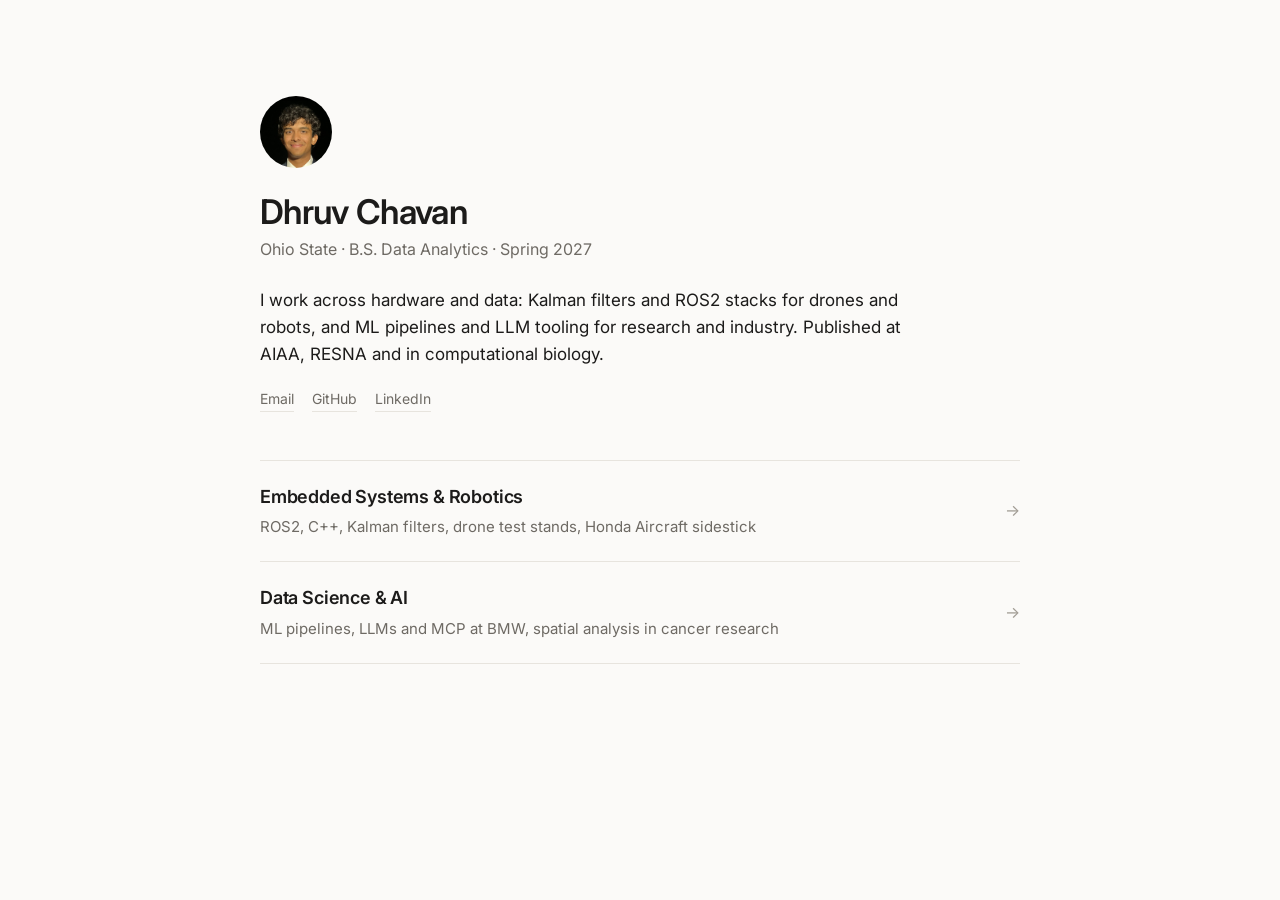
<file: index.html>
<!DOCTYPE html>
<html lang="en">
<head>
  <meta charset="UTF-8" />
  <meta name="viewport" content="width=device-width, initial-scale=1.0" />
  <title>Dhruv Chavan</title>
  <meta name="description" content="Dhruv Chavan — Ohio State. Embedded systems & robotics, data science & AI." />
  <meta property="og:title" content="Dhruv Chavan" />
  <meta property="og:description" content="Embedded Systems & Robotics · Data Science & AI" />
  <meta property="og:image" content="dhruv.jpg" />
  <link rel="preconnect" href="https://fonts.googleapis.com" />
  <link rel="preconnect" href="https://fonts.gstatic.com" crossorigin />
  <link href="https://fonts.googleapis.com/css2?family=Inter:wght@400;500;600&display=swap" rel="stylesheet" />
  <link rel="stylesheet" href="portfolio.css" />
</head>
<body>

<main class="wrap landing">
  <img class="avatar" src="dhruv.jpg" alt="Dhruv Chavan" width="72" height="72" />
  <section class="intro intro-flush">
    <h1>Dhruv Chavan</h1>
    <p class="role">Ohio State · B.S. Data Analytics · Spring 2027</p>
    <p class="lede">
      I work across hardware and data: Kalman filters and ROS2 stacks for drones and robots, and ML pipelines
      and LLM tooling for research and industry. Published at AIAA, RESNA and in computational biology.
    </p>
    <div class="links">
      <a href="mailto:dhruvchavan59@gmail.com">Email</a>
      <a href="https://github.com/dchavan2192" target="_blank" rel="noopener">GitHub</a>
      <a href="https://linkedin.com/in/dhruvchavan" target="_blank" rel="noopener">LinkedIn</a>
    </div>
  </section>

  <nav class="tracks" aria-label="Portfolio tracks">
    <a class="track" href="embedded.html">
      <h2>Embedded Systems &amp; Robotics</h2>
      <p>ROS2, C++, Kalman filters, drone test stands, Honda Aircraft sidestick</p>
      <span class="arrow" aria-hidden="true">&rarr;</span>
    </a>
    <a class="track" href="ds.html">
      <h2>Data Science &amp; AI</h2>
      <p>ML pipelines, LLMs and MCP at BMW, spatial analysis in cancer research</p>
      <span class="arrow" aria-hidden="true">&rarr;</span>
    </a>
  </nav>
</main>

</body>
</html>
</file>
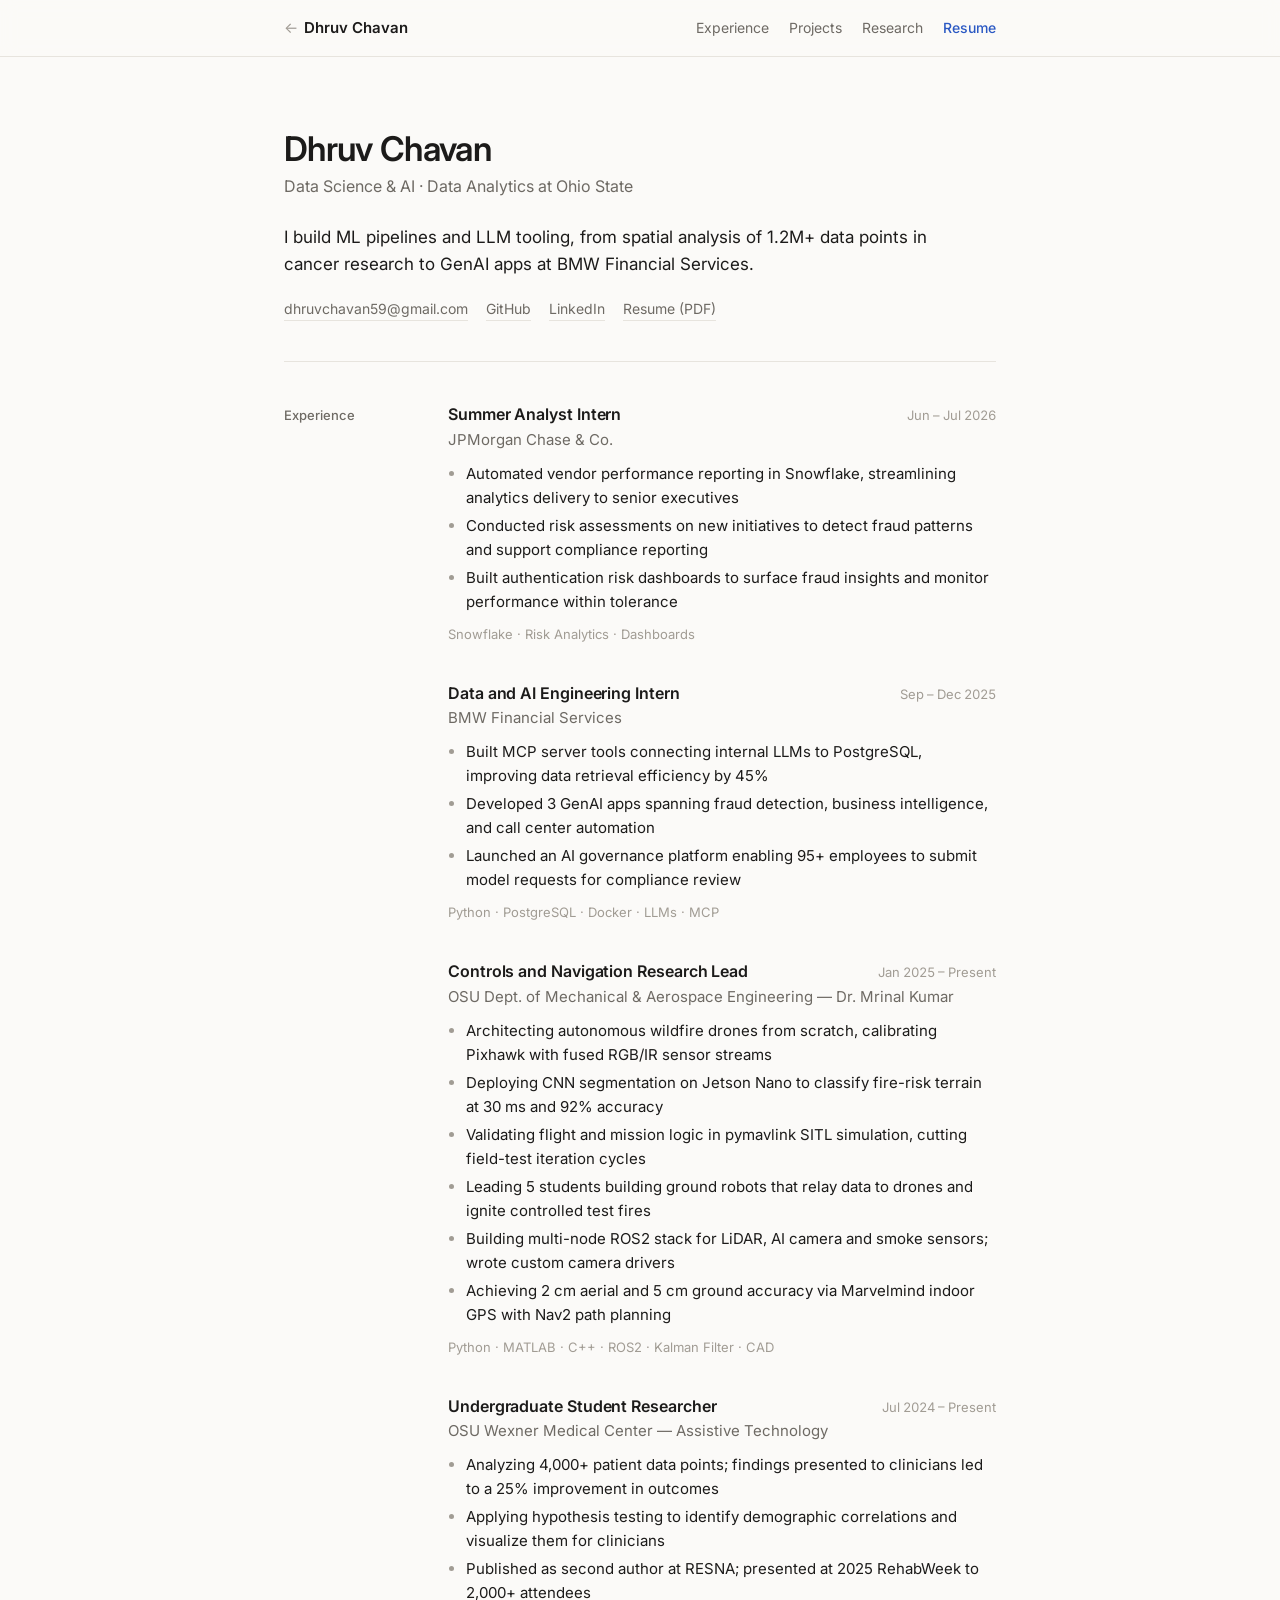
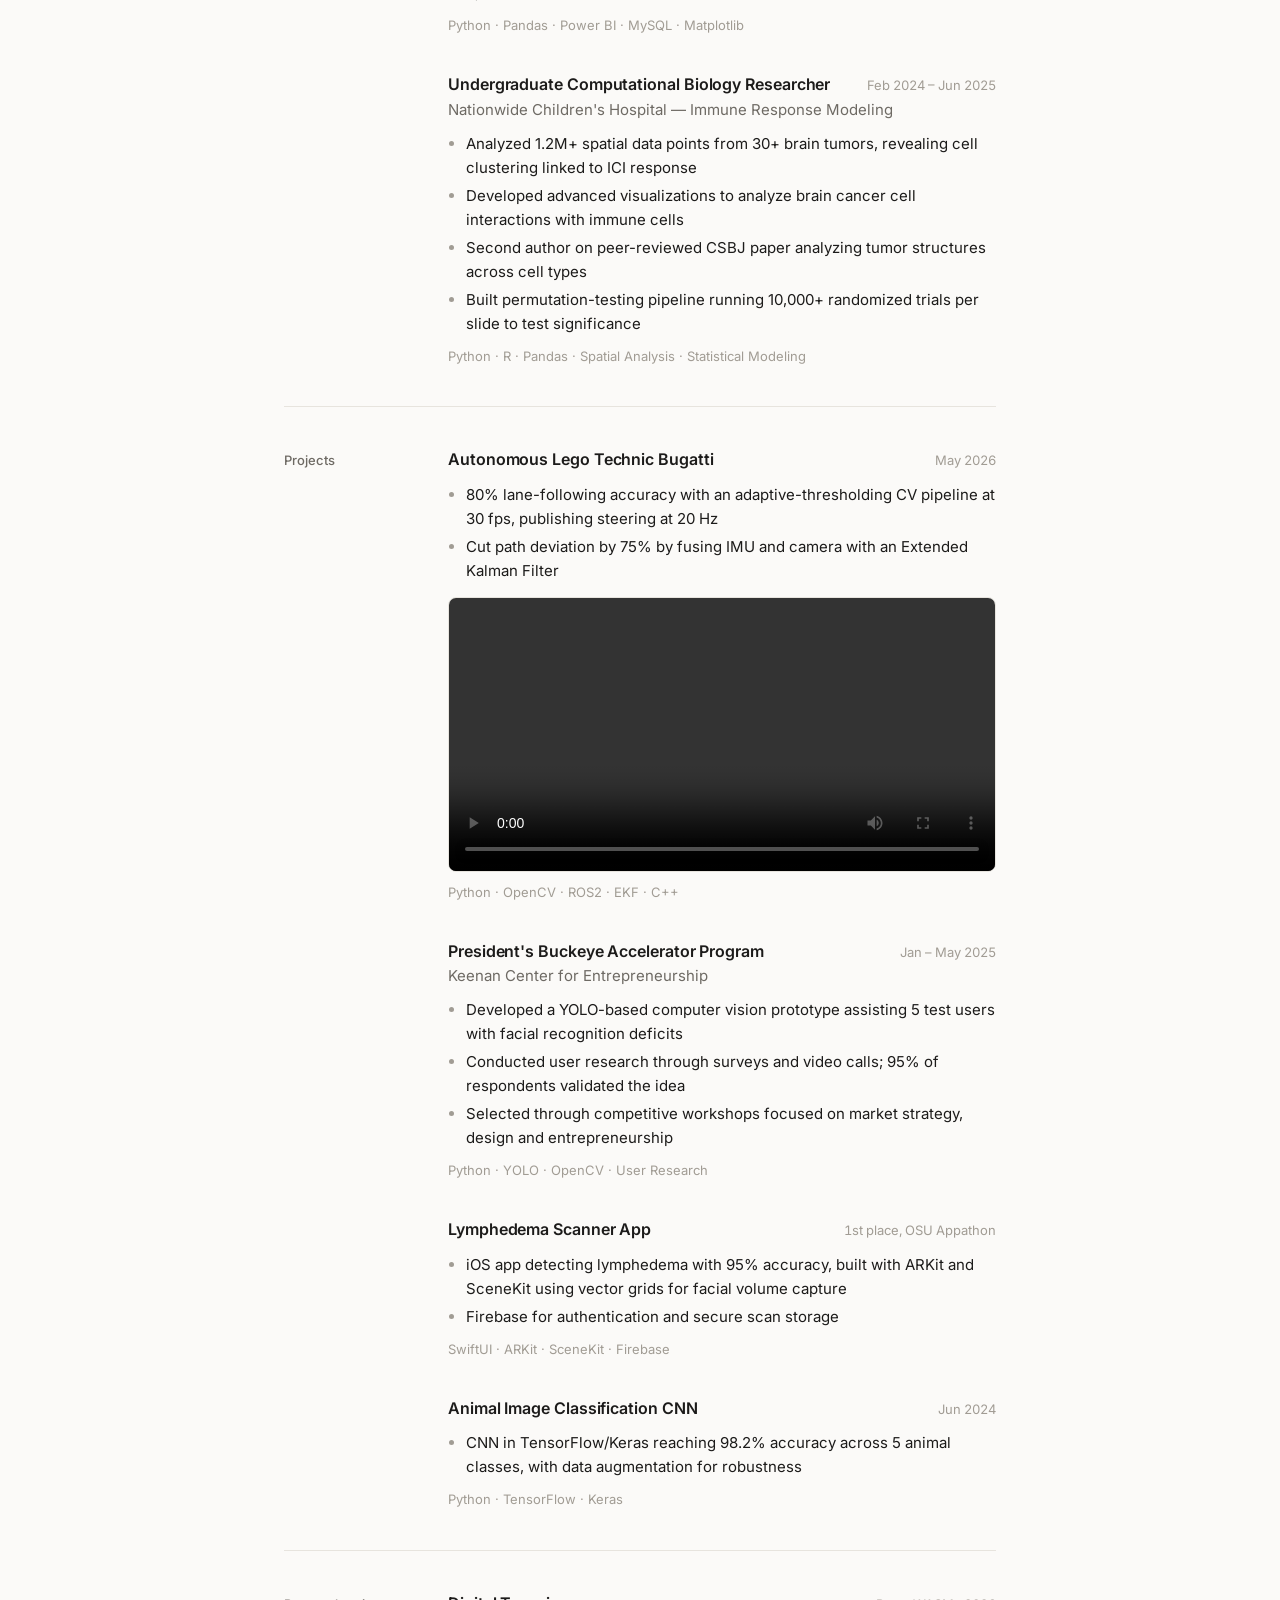
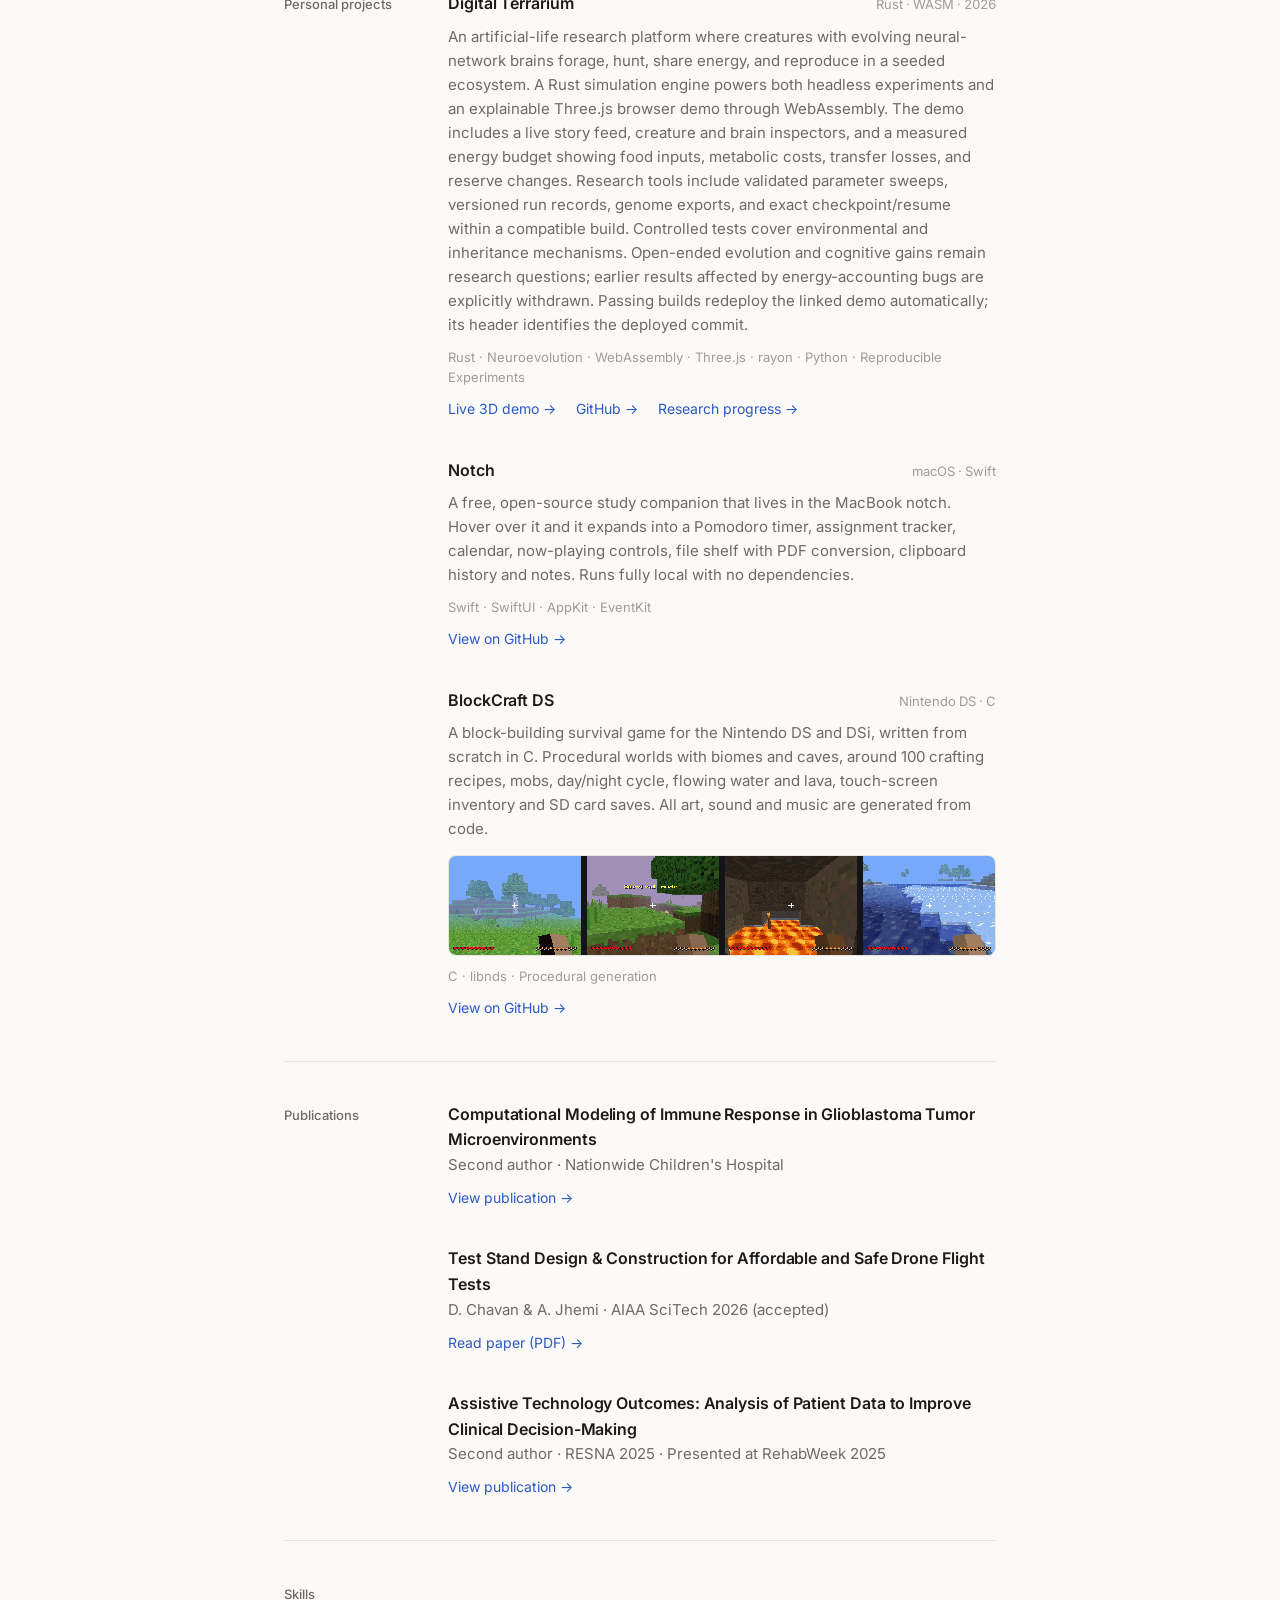
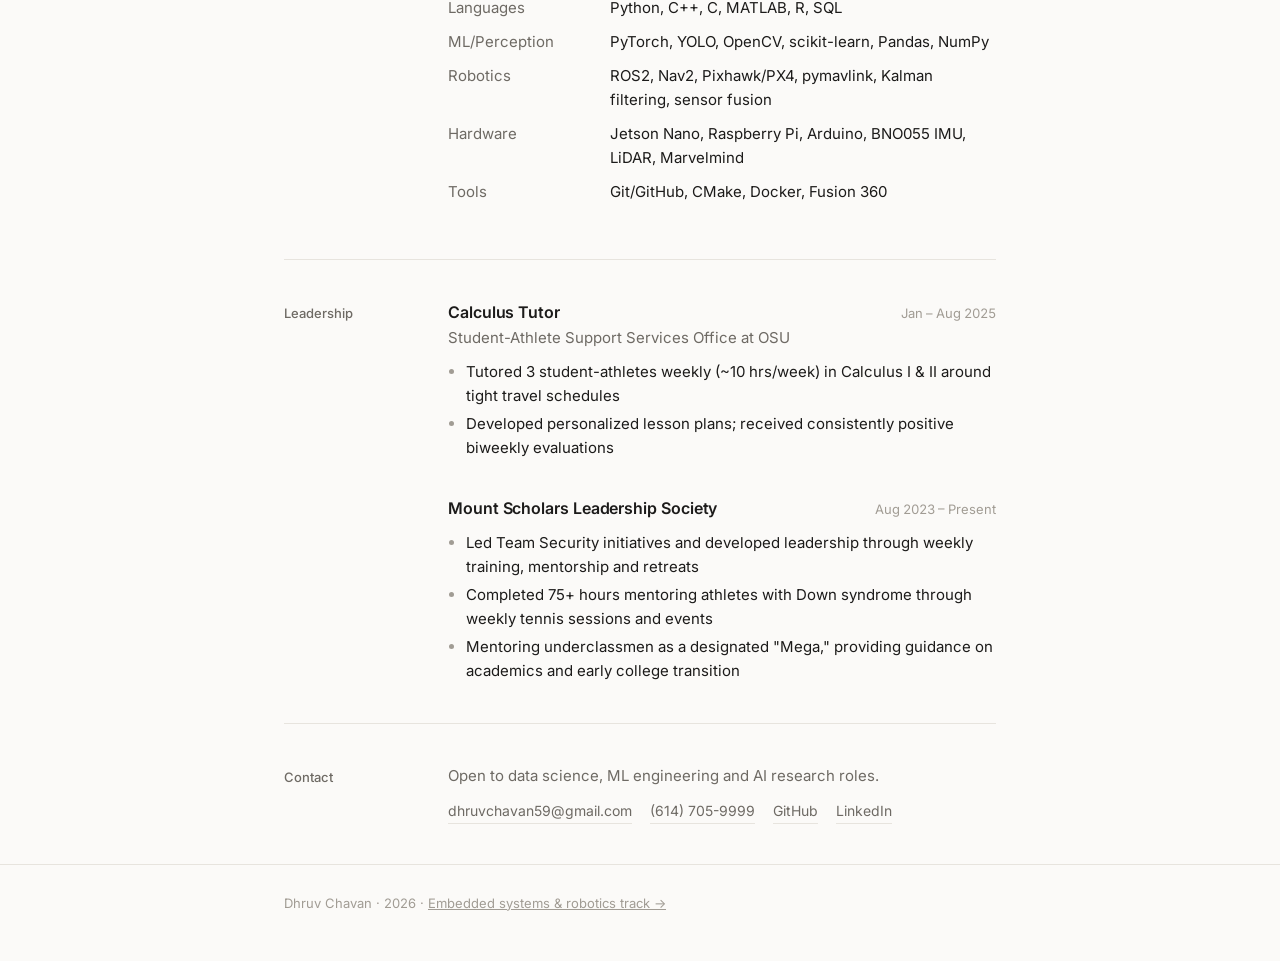
<file: ds.html>
<!DOCTYPE html>
<html lang="en">
<head>
  <meta charset="UTF-8" />
  <meta name="viewport" content="width=device-width, initial-scale=1.0" />
  <title>Dhruv Chavan — Data Science &amp; AI</title>
  <meta name="description" content="Dhruv Chavan — Data Science & AI. ML, LLMs, MCP, published researcher, BMW AI intern." />
  <link rel="preconnect" href="https://fonts.googleapis.com" />
  <link rel="preconnect" href="https://fonts.gstatic.com" crossorigin />
  <link href="https://fonts.googleapis.com/css2?family=Inter:wght@400;500;600&display=swap" rel="stylesheet" />
  <link rel="stylesheet" href="portfolio.css" />
</head>
<body>

<header class="topbar">
  <div class="wrap">
    <a class="home-link" href="index.html"><span>&larr;</span>Dhruv Chavan</a>
    <nav class="topnav">
      <a href="#experience">Experience</a>
      <a href="#projects">Projects</a>
      <a class="opt" href="#research">Research</a>
      <a class="resume" href="ds-resume.pdf" download>Resume</a>
    </nav>
  </div>
</header>

<main class="wrap">

  <section class="intro">
    <h1>Dhruv Chavan</h1>
    <p class="role">Data Science &amp; AI · Data Analytics at Ohio State</p>
    <p class="lede">
      I build ML pipelines and LLM tooling, from spatial analysis of 1.2M+ data points in cancer research
      to GenAI apps at BMW Financial Services.
    </p>
    <div class="links">
      <a href="mailto:dhruvchavan59@gmail.com">dhruvchavan59@gmail.com</a>
      <a href="https://github.com/dchavan2192" target="_blank" rel="noopener">GitHub</a>
      <a href="https://linkedin.com/in/dhruvchavan" target="_blank" rel="noopener">LinkedIn</a>
      <a href="ds-resume.pdf" download>Resume (PDF)</a>
    </div>
  </section>

  <section class="section" id="experience">
    <h2>Experience</h2>
    <div class="section-body">

      <article class="entry">
        <div class="entry-head">
          <h3>Summer Analyst Intern</h3>
          <span class="date">Jun – Jul 2026</span>
        </div>
        <p class="org">JPMorgan Chase &amp; Co.</p>
        <ul>
          <li>Automated vendor performance reporting in Snowflake, streamlining analytics delivery to senior executives</li>
          <li>Conducted risk assessments on new initiatives to detect fraud patterns and support compliance reporting</li>
          <li>Built authentication risk dashboards to surface fraud insights and monitor performance within tolerance</li>
        </ul>
        <p class="stack">Snowflake · Risk Analytics · Dashboards</p>
      </article>

      <article class="entry">
        <div class="entry-head">
          <h3>Data and AI Engineering Intern</h3>
          <span class="date">Sep – Dec 2025</span>
        </div>
        <p class="org">BMW Financial Services</p>
        <ul>
          <li>Built MCP server tools connecting internal LLMs to PostgreSQL, improving data retrieval efficiency by 45%</li>
          <li>Developed 3 GenAI apps spanning fraud detection, business intelligence, and call center automation</li>
          <li>Launched an AI governance platform enabling 95+ employees to submit model requests for compliance review</li>
        </ul>
        <p class="stack">Python · PostgreSQL · Docker · LLMs · MCP</p>
      </article>

      <article class="entry">
        <div class="entry-head">
          <h3>Controls and Navigation Research Lead</h3>
          <span class="date">Jan 2025 – Present</span>
        </div>
        <p class="org">OSU Dept. of Mechanical &amp; Aerospace Engineering — Dr. Mrinal Kumar</p>
        <ul>
          <li>Architecting autonomous wildfire drones from scratch, calibrating Pixhawk with fused RGB/IR sensor streams</li>
          <li>Deploying CNN segmentation on Jetson Nano to classify fire-risk terrain at 30 ms and 92% accuracy</li>
          <li>Validating flight and mission logic in pymavlink SITL simulation, cutting field-test iteration cycles</li>
          <li>Leading 5 students building ground robots that relay data to drones and ignite controlled test fires</li>
          <li>Building multi-node ROS2 stack for LiDAR, AI camera and smoke sensors; wrote custom camera drivers</li>
          <li>Achieving 2 cm aerial and 5 cm ground accuracy via Marvelmind indoor GPS with Nav2 path planning</li>
        </ul>
        <p class="stack">Python · MATLAB · C++ · ROS2 · Kalman Filter · CAD</p>
      </article>

      <article class="entry">
        <div class="entry-head">
          <h3>Undergraduate Student Researcher</h3>
          <span class="date">Jul 2024 – Present</span>
        </div>
        <p class="org">OSU Wexner Medical Center — Assistive Technology</p>
        <ul>
          <li>Analyzing 4,000+ patient data points; findings presented to clinicians led to a 25% improvement in outcomes</li>
          <li>Applying hypothesis testing to identify demographic correlations and visualize them for clinicians</li>
          <li>Published as second author at RESNA; presented at 2025 RehabWeek to 2,000+ attendees</li>
        </ul>
        <p class="stack">Python · Pandas · Power BI · MySQL · Matplotlib</p>
      </article>

      <article class="entry">
        <div class="entry-head">
          <h3>Undergraduate Computational Biology Researcher</h3>
          <span class="date">Feb 2024 – Jun 2025</span>
        </div>
        <p class="org">Nationwide Children's Hospital — Immune Response Modeling</p>
        <ul>
          <li>Analyzed 1.2M+ spatial data points from 30+ brain tumors, revealing cell clustering linked to ICI response</li>
          <li>Developed advanced visualizations to analyze brain cancer cell interactions with immune cells</li>
          <li>Second author on peer-reviewed CSBJ paper analyzing tumor structures across cell types</li>
          <li>Built permutation-testing pipeline running 10,000+ randomized trials per slide to test significance</li>
        </ul>
        <p class="stack">Python · R · Pandas · Spatial Analysis · Statistical Modeling</p>
      </article>

    </div>
  </section>

  <section class="section" id="projects">
    <h2>Projects</h2>
    <div class="section-body">

      <article class="entry">
        <div class="entry-head">
          <h3><a href="https://github.com/dchavan2192/autonomous-Bugatti" target="_blank" rel="noopener">Autonomous Lego Technic Bugatti</a></h3>
          <span class="date">May 2026</span>
        </div>
        <ul>
          <li>80% lane-following accuracy with an adaptive-thresholding CV pipeline at 30 fps, publishing steering at 20 Hz</li>
          <li>Cut path deviation by 75% by fusing IMU and camera with an Extended Kalman Filter</li>
        </ul>
        <figure class="shot">
          <video src="assets/autonmousBugatti/bugatti_showcase.mp4" controls preload="metadata" playsinline></video>
        </figure>
        <p class="stack">Python · OpenCV · ROS2 · EKF · C++</p>
      </article>

      <article class="entry">
        <div class="entry-head">
          <h3>President's Buckeye Accelerator Program</h3>
          <span class="date">Jan – May 2025</span>
        </div>
        <p class="org">Keenan Center for Entrepreneurship</p>
        <ul>
          <li>Developed a YOLO-based computer vision prototype assisting 5 test users with facial recognition deficits</li>
          <li>Conducted user research through surveys and video calls; 95% of respondents validated the idea</li>
          <li>Selected through competitive workshops focused on market strategy, design and entrepreneurship</li>
        </ul>
        <p class="stack">Python · YOLO · OpenCV · User Research</p>
      </article>

      <article class="entry">
        <div class="entry-head">
          <h3>Lymphedema Scanner App</h3>
          <span class="date">1st place, OSU Appathon</span>
        </div>
        <ul>
          <li>iOS app detecting lymphedema with 95% accuracy, built with ARKit and SceneKit using vector grids for facial volume capture</li>
          <li>Firebase for authentication and secure scan storage</li>
        </ul>
        <p class="stack">SwiftUI · ARKit · SceneKit · Firebase</p>
      </article>

      <article class="entry">
        <div class="entry-head">
          <h3><a href="https://github.com/dchavan2192/ML-Animal-Classification-Model" target="_blank" rel="noopener">Animal Image Classification CNN</a></h3>
          <span class="date">Jun 2024</span>
        </div>
        <ul>
          <li>CNN in TensorFlow/Keras reaching 98.2% accuracy across 5 animal classes, with data augmentation for robustness</li>
        </ul>
        <p class="stack">Python · TensorFlow · Keras</p>
      </article>

    </div>
  </section>

  <section class="section" id="personal">
    <h2>Personal projects</h2>
    <div class="section-body">

      <article class="entry">
        <div class="entry-head">
          <h3><a href="https://github.com/dchavan2192/Digital-Terrarium" target="_blank" rel="noopener">Digital Terrarium</a></h3>
          <span class="date">Rust · WASM · 2026</span>
        </div>
        <p class="note">
          An artificial-life research platform where creatures with evolving neural-network brains forage,
          hunt, share energy, and reproduce in a seeded ecosystem. A Rust simulation engine powers both
          headless experiments and an explainable Three.js browser demo through WebAssembly.
          The demo includes a live story feed, creature and brain inspectors, and a measured energy budget
          showing food inputs, metabolic costs, transfer losses, and reserve changes.
          Research tools include validated parameter sweeps, versioned run records, genome exports, and
          exact checkpoint/resume within a compatible build. Controlled tests cover environmental and
          inheritance mechanisms. Open-ended evolution and cognitive gains remain research questions;
          earlier results affected by energy-accounting bugs are explicitly withdrawn.
          Passing builds redeploy the linked demo automatically; its header identifies the deployed commit.
        </p>
        <p class="stack">Rust · Neuroevolution · WebAssembly · Three.js · rayon · Python · Reproducible Experiments</p>
        <a class="more" href="https://dchavan2192.github.io/Digital-Terrarium/" target="_blank" rel="noopener">Live 3D demo &rarr;</a>
        <a class="more" href="https://github.com/dchavan2192/Digital-Terrarium" target="_blank" rel="noopener" style="margin-left:1rem;">GitHub &rarr;</a>
        <a class="more" href="https://github.com/dchavan2192/Digital-Terrarium/blob/main/docs/PROGRESS.md" target="_blank" rel="noopener" style="margin-left:1rem;">Research progress &rarr;</a>
      </article>

      <article class="entry">
        <div class="entry-head">
          <h3><a href="https://github.com/dchavan2192/notch" target="_blank" rel="noopener">Notch</a></h3>
          <span class="date">macOS · Swift</span>
        </div>
        <p class="note">
          A free, open-source study companion that lives in the MacBook notch. Hover over it and it expands into
          a Pomodoro timer, assignment tracker, calendar, now-playing controls, file shelf with PDF conversion,
          clipboard history and notes. Runs fully local with no dependencies.
        </p>
        <p class="stack">Swift · SwiftUI · AppKit · EventKit</p>
        <a class="more" href="https://github.com/dchavan2192/notch" target="_blank" rel="noopener">View on GitHub &rarr;</a>
      </article>

      <article class="entry">
        <div class="entry-head">
          <h3><a href="https://github.com/dchavan2192/blockcraft-ds" target="_blank" rel="noopener">BlockCraft DS</a></h3>
          <span class="date">Nintendo DS · C</span>
        </div>
        <p class="note">
          A block-building survival game for the Nintendo DS and DSi, written from scratch in C. Procedural
          worlds with biomes and caves, around 100 crafting recipes, mobs, day/night cycle, flowing water and lava,
          touch-screen inventory and SD card saves. All art, sound and music are generated from code.
        </p>
        <figure class="shot pixel">
          <img src="assets/img/blockcraft-banner.png" width="1060" height="192" loading="lazy" alt="BlockCraft DS scenes: plains, sunset, a lava cave and a lake" />
        </figure>
        <p class="stack">C · libnds · Procedural generation</p>
        <a class="more" href="https://github.com/dchavan2192/blockcraft-ds" target="_blank" rel="noopener">View on GitHub &rarr;</a>
      </article>

    </div>
  </section>

  <section class="section" id="research">
    <h2>Publications</h2>
    <div class="section-body">

      <article class="entry">
        <h3><a href="https://spj.science.org/doi/abs/10.1016/j.csbj.2025.11.062" target="_blank" rel="noopener">Computational Modeling of Immune Response in Glioblastoma Tumor Microenvironments</a></h3>
        <p class="org">Second author · Nationwide Children's Hospital</p>
        <a class="more" href="https://spj.science.org/doi/abs/10.1016/j.csbj.2025.11.062" target="_blank" rel="noopener">View publication &rarr;</a>
      </article>

      <article class="entry">
        <h3><a href="aiaa-2026-teststand.pdf" target="_blank" rel="noopener">Test Stand Design &amp; Construction for Affordable and Safe Drone Flight Tests</a></h3>
        <p class="org">D. Chavan &amp; A. Jhemi · AIAA SciTech 2026 (accepted)</p>
        <a class="more" href="aiaa-2026-teststand.pdf" target="_blank" rel="noopener">Read paper (PDF) &rarr;</a>
      </article>

      <article class="entry">
        <h3><a href="https://www.resna.org/sites/default/files/conference/2025/StudentScientificPapers/85.html" target="_blank" rel="noopener">Assistive Technology Outcomes: Analysis of Patient Data to Improve Clinical Decision-Making</a></h3>
        <p class="org">Second author · RESNA 2025 · Presented at RehabWeek 2025</p>
        <a class="more" href="https://www.resna.org/sites/default/files/conference/2025/StudentScientificPapers/85.html" target="_blank" rel="noopener">View publication &rarr;</a>
      </article>

    </div>
  </section>

  <section class="section" id="skills">
    <h2>Skills</h2>
    <div class="section-body">
      <dl class="skills">
        <div><dt>Languages</dt><dd>Python, C++, C, MATLAB, R, SQL</dd></div>
        <div><dt>ML/Perception</dt><dd>PyTorch, YOLO, OpenCV, scikit-learn, Pandas, NumPy</dd></div>
        <div><dt>Robotics</dt><dd>ROS2, Nav2, Pixhawk/PX4, pymavlink, Kalman filtering, sensor fusion</dd></div>
        <div><dt>Hardware</dt><dd>Jetson Nano, Raspberry Pi, Arduino, BNO055 IMU, LiDAR, Marvelmind</dd></div>
        <div><dt>Tools</dt><dd>Git/GitHub, CMake, Docker, Fusion 360</dd></div>
      </dl>
    </div>
  </section>

  <section class="section" id="leadership">
    <h2>Leadership</h2>
    <div class="section-body">

      <article class="entry">
        <div class="entry-head">
          <h3>Calculus Tutor</h3>
          <span class="date">Jan – Aug 2025</span>
        </div>
        <p class="org">Student-Athlete Support Services Office at OSU</p>
        <ul>
          <li>Tutored 3 student-athletes weekly (~10 hrs/week) in Calculus I &amp; II around tight travel schedules</li>
          <li>Developed personalized lesson plans; received consistently positive biweekly evaluations</li>
        </ul>
      </article>

      <article class="entry">
        <div class="entry-head">
          <h3>Mount Scholars Leadership Society</h3>
          <span class="date">Aug 2023 – Present</span>
        </div>
        <ul>
          <li>Led Team Security initiatives and developed leadership through weekly training, mentorship and retreats</li>
          <li>Completed 75+ hours mentoring athletes with Down syndrome through weekly tennis sessions and events</li>
          <li>Mentoring underclassmen as a designated "Mega," providing guidance on academics and early college transition</li>
        </ul>
      </article>

    </div>
  </section>

  <section class="section" id="contact">
    <h2>Contact</h2>
    <div class="section-body">
      <p class="contact-note">Open to data science, ML engineering and AI research roles.</p>
      <div class="links">
        <a href="mailto:dhruvchavan59@gmail.com">dhruvchavan59@gmail.com</a>
        <a href="tel:6147059999">(614) 705-9999</a>
        <a href="https://github.com/dchavan2192" target="_blank" rel="noopener">GitHub</a>
        <a href="https://linkedin.com/in/dhruvchavan" target="_blank" rel="noopener">LinkedIn</a>
      </div>
    </div>
  </section>

</main>

<footer class="footer">
  <div class="wrap">Dhruv Chavan · 2026 · <a href="embedded.html">Embedded systems &amp; robotics track &rarr;</a></div>
</footer>

</body>
</html>
</file>
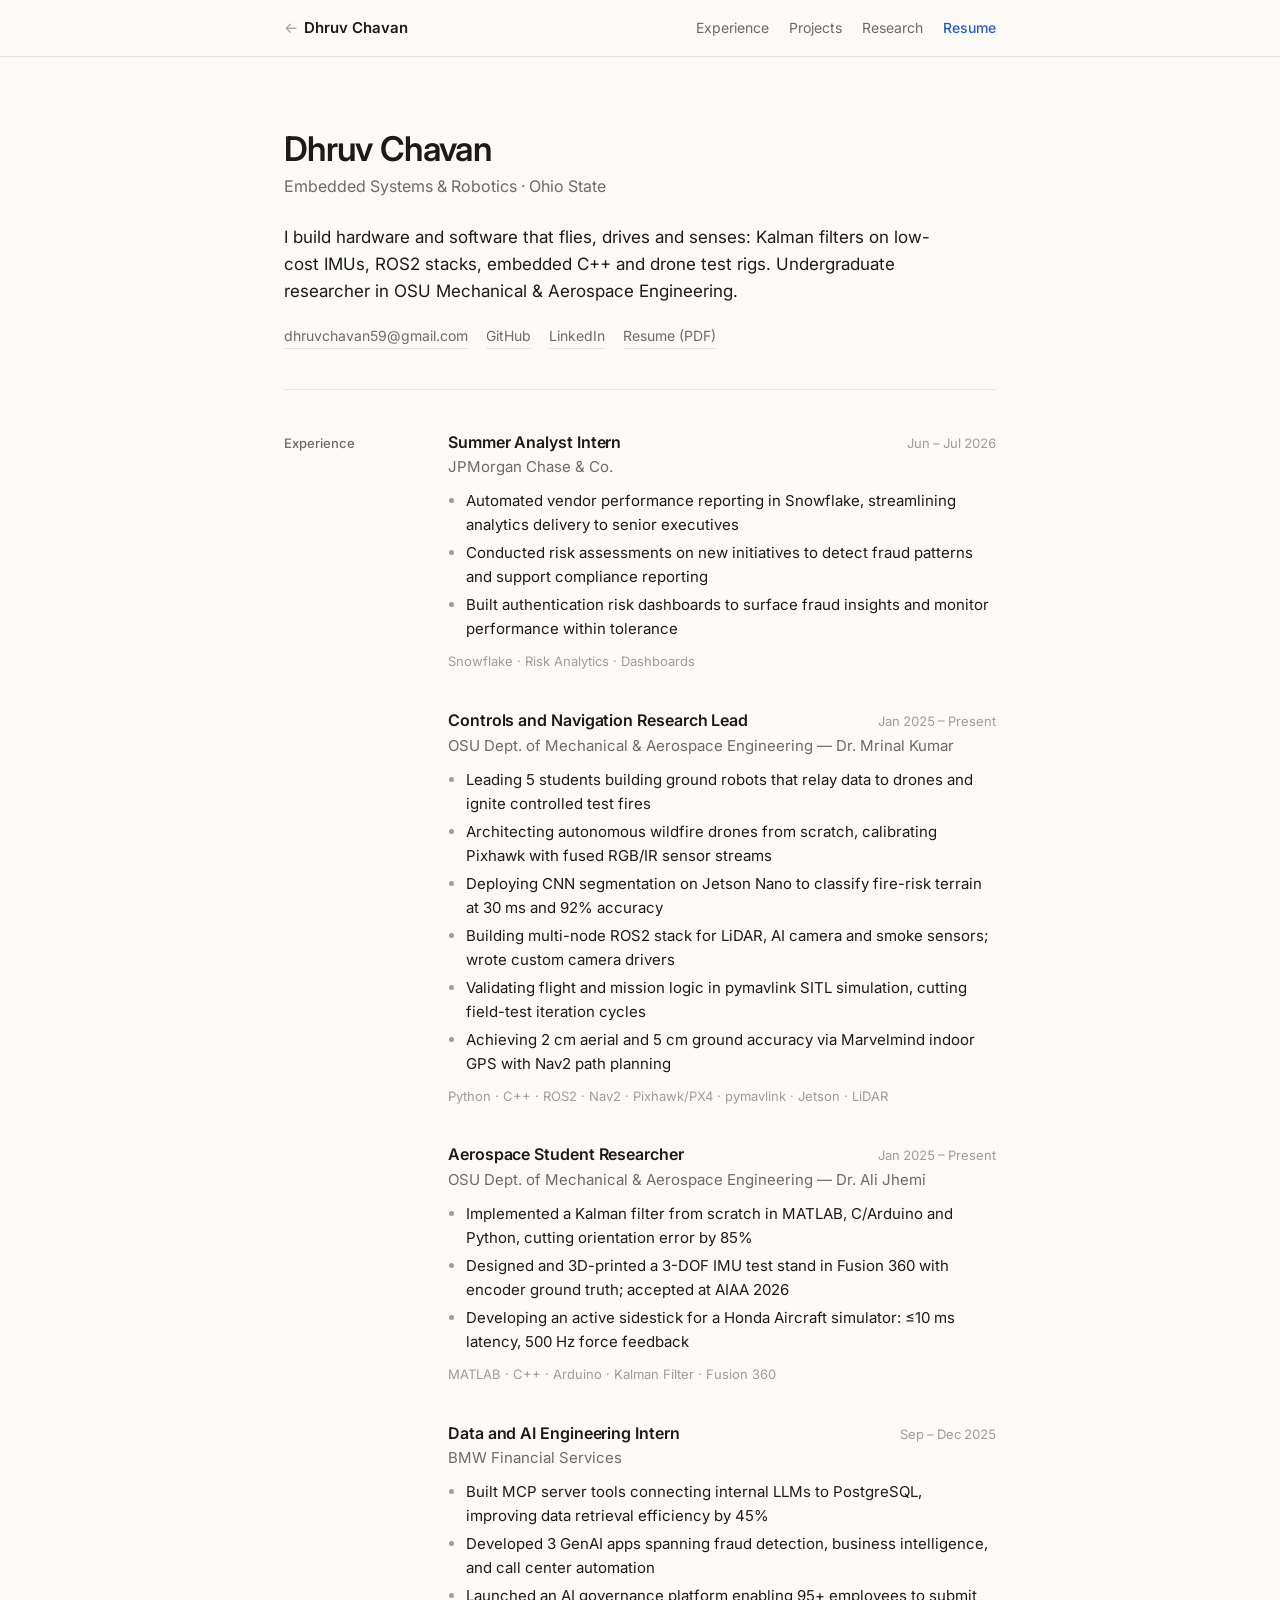
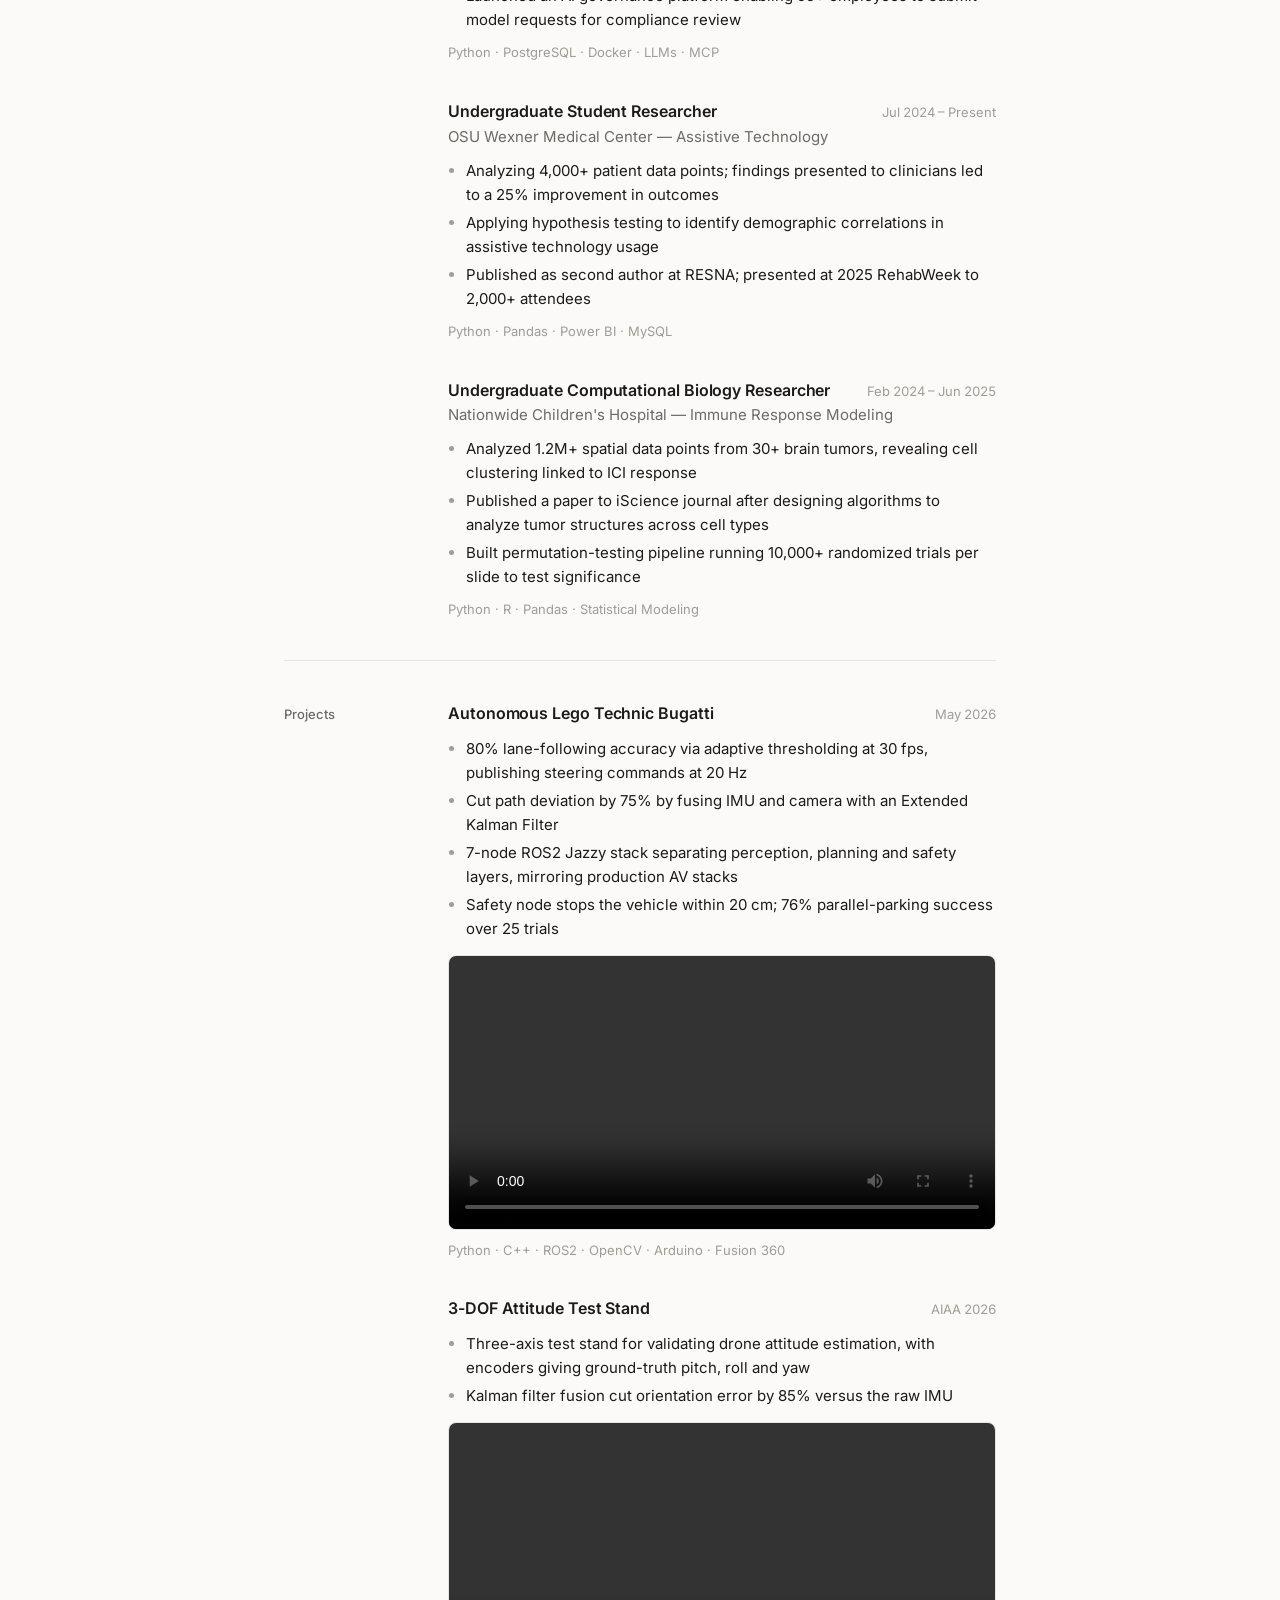
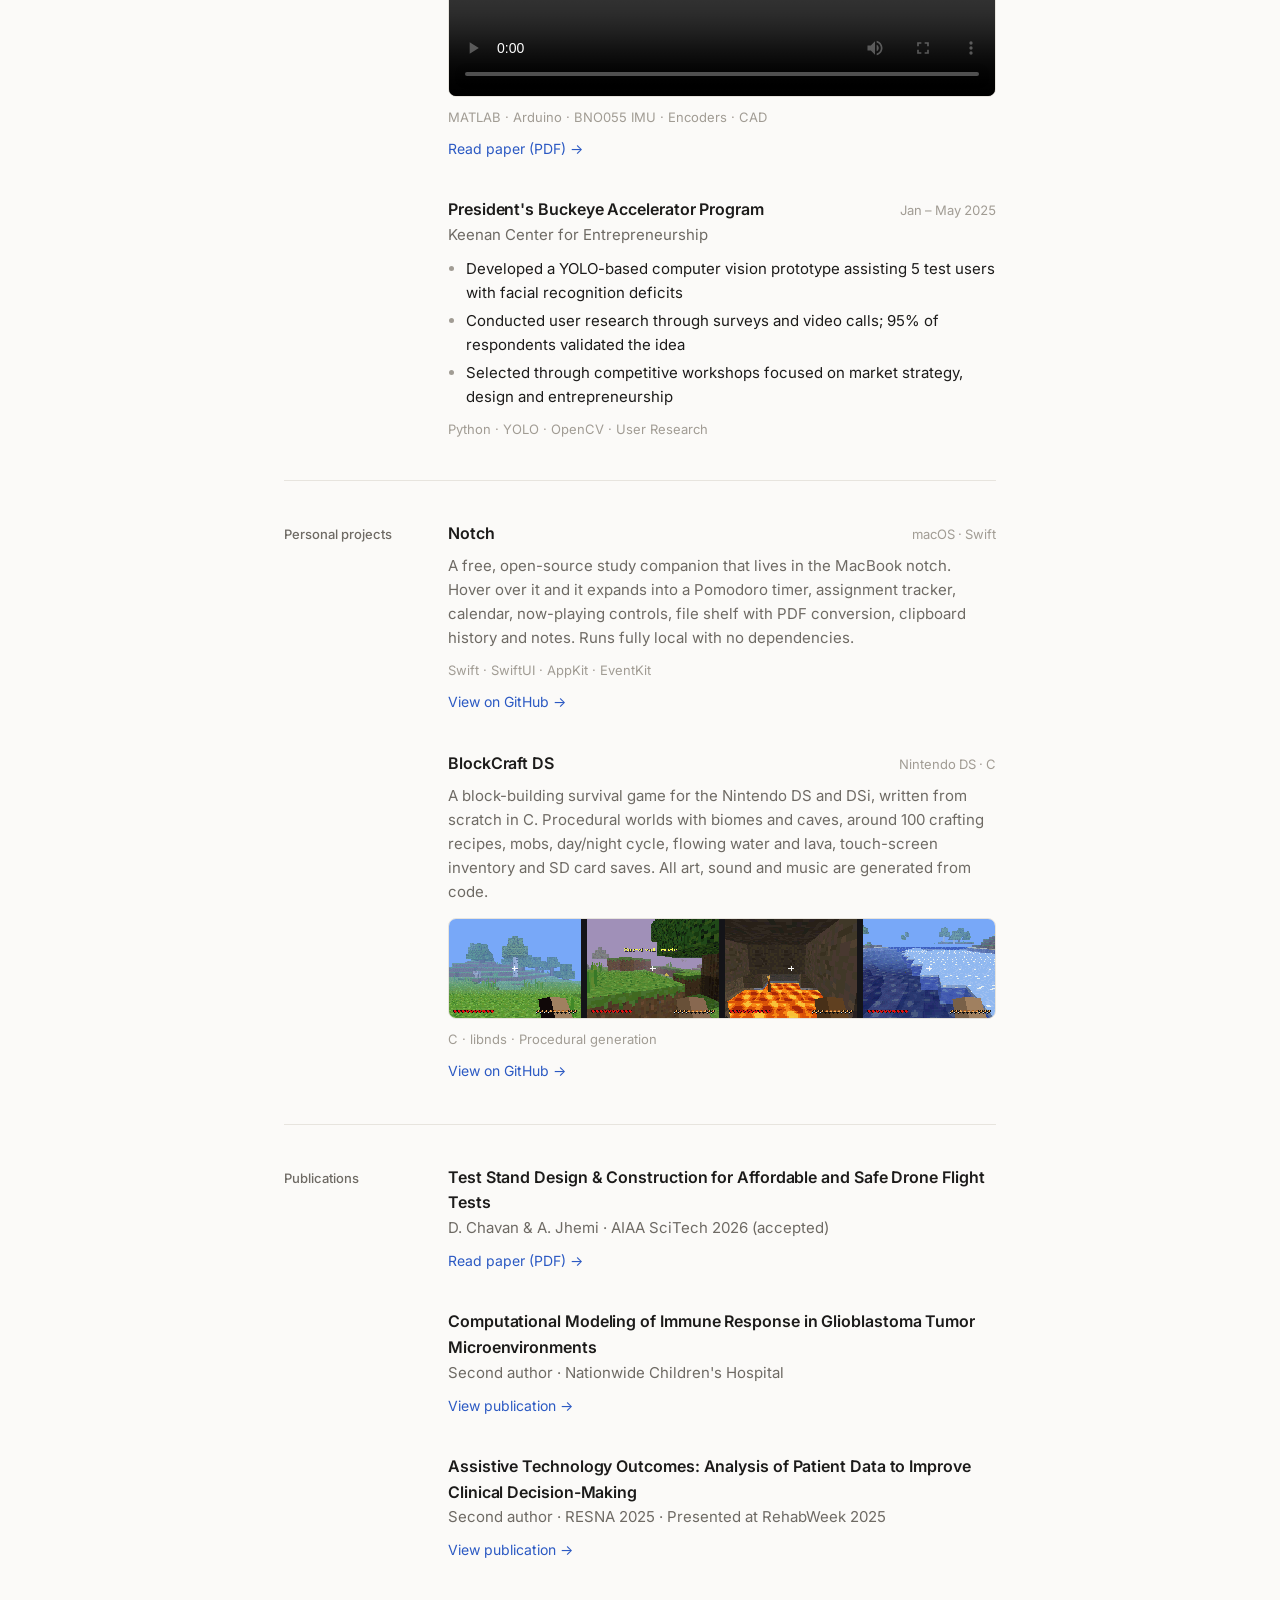
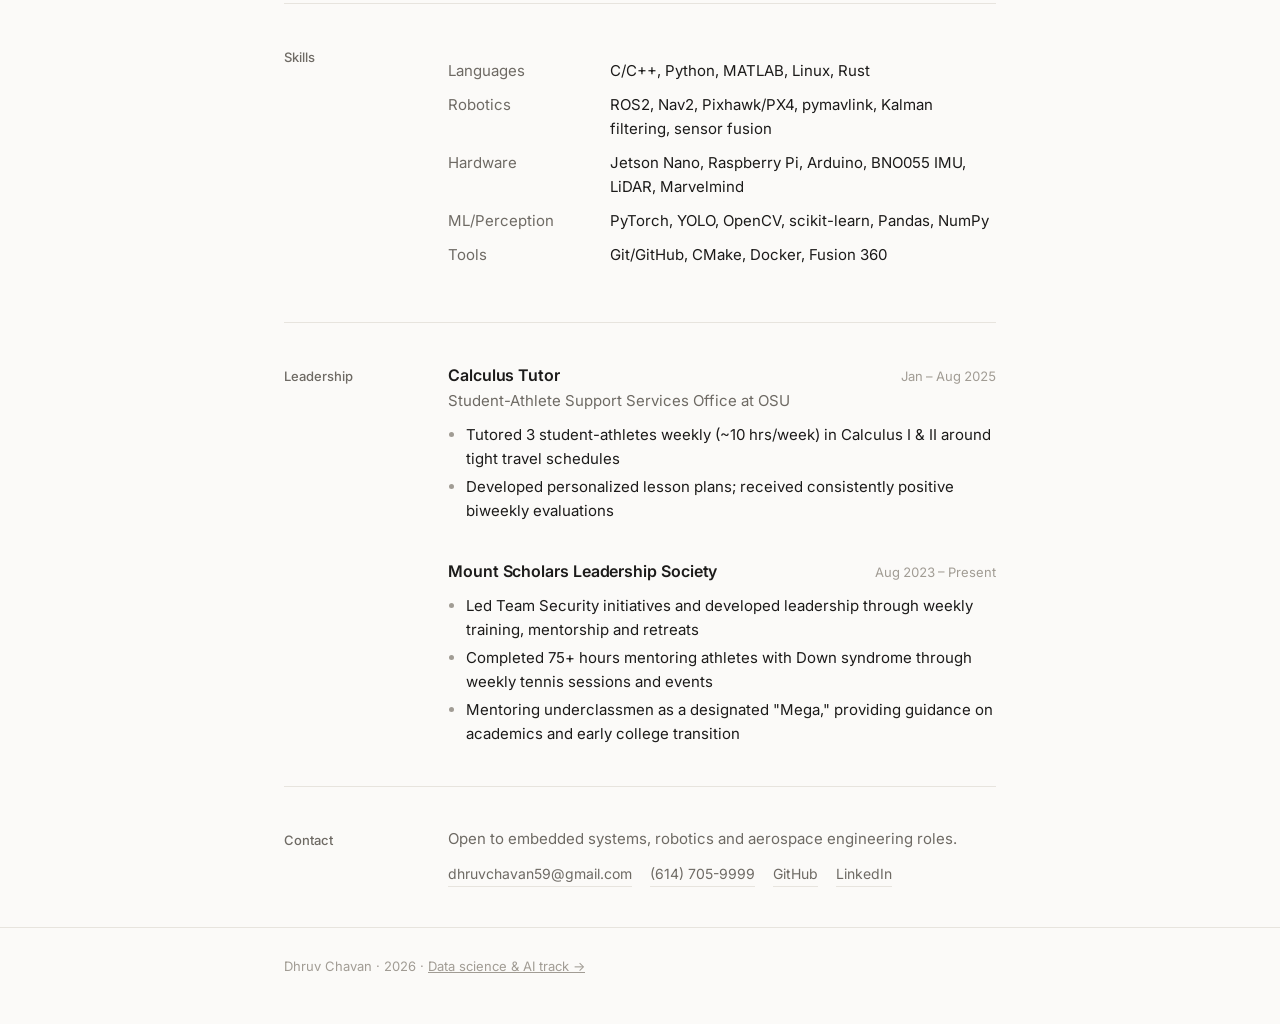
<file: embedded.html>
<!DOCTYPE html>
<html lang="en">
<head>
  <meta charset="UTF-8" />
  <meta name="viewport" content="width=device-width, initial-scale=1.0" />
  <title>Dhruv Chavan — Embedded Systems &amp; Robotics</title>
  <meta name="description" content="Dhruv Chavan — Embedded Systems & Robotics. ROS2, C++, Kalman filters, AIAA 2026, Honda Aircraft collaboration." />
  <link rel="preconnect" href="https://fonts.googleapis.com" />
  <link rel="preconnect" href="https://fonts.gstatic.com" crossorigin />
  <link href="https://fonts.googleapis.com/css2?family=Inter:wght@400;500;600&display=swap" rel="stylesheet" />
  <link rel="stylesheet" href="portfolio.css" />
</head>
<body>

<header class="topbar">
  <div class="wrap">
    <a class="home-link" href="index.html"><span>&larr;</span>Dhruv Chavan</a>
    <nav class="topnav">
      <a href="#experience">Experience</a>
      <a href="#projects">Projects</a>
      <a class="opt" href="#research">Research</a>
      <a class="resume" href="es-resume.pdf" download>Resume</a>
    </nav>
  </div>
</header>

<main class="wrap">

  <section class="intro">
    <h1>Dhruv Chavan</h1>
    <p class="role">Embedded Systems &amp; Robotics · Ohio State</p>
    <p class="lede">
      I build hardware and software that flies, drives and senses: Kalman filters on low-cost IMUs, ROS2 stacks,
      embedded C++ and drone test rigs. Undergraduate researcher in OSU Mechanical &amp; Aerospace Engineering.
    </p>
    <div class="links">
      <a href="mailto:dhruvchavan59@gmail.com">dhruvchavan59@gmail.com</a>
      <a href="https://github.com/dchavan2192" target="_blank" rel="noopener">GitHub</a>
      <a href="https://linkedin.com/in/dhruvchavan" target="_blank" rel="noopener">LinkedIn</a>
      <a href="es-resume.pdf" download>Resume (PDF)</a>
    </div>
  </section>

  <section class="section" id="experience">
    <h2>Experience</h2>
    <div class="section-body">

      <article class="entry">
        <div class="entry-head">
          <h3>Summer Analyst Intern</h3>
          <span class="date">Jun – Jul 2026</span>
        </div>
        <p class="org">JPMorgan Chase &amp; Co.</p>
        <ul>
          <li>Automated vendor performance reporting in Snowflake, streamlining analytics delivery to senior executives</li>
          <li>Conducted risk assessments on new initiatives to detect fraud patterns and support compliance reporting</li>
          <li>Built authentication risk dashboards to surface fraud insights and monitor performance within tolerance</li>
        </ul>
        <p class="stack">Snowflake · Risk Analytics · Dashboards</p>
      </article>

      <article class="entry">
        <div class="entry-head">
          <h3>Controls and Navigation Research Lead</h3>
          <span class="date">Jan 2025 – Present</span>
        </div>
        <p class="org">OSU Dept. of Mechanical &amp; Aerospace Engineering — Dr. Mrinal Kumar</p>
        <ul>
          <li>Leading 5 students building ground robots that relay data to drones and ignite controlled test fires</li>
          <li>Architecting autonomous wildfire drones from scratch, calibrating Pixhawk with fused RGB/IR sensor streams</li>
          <li>Deploying CNN segmentation on Jetson Nano to classify fire-risk terrain at 30 ms and 92% accuracy</li>
          <li>Building multi-node ROS2 stack for LiDAR, AI camera and smoke sensors; wrote custom camera drivers</li>
          <li>Validating flight and mission logic in pymavlink SITL simulation, cutting field-test iteration cycles</li>
          <li>Achieving 2 cm aerial and 5 cm ground accuracy via Marvelmind indoor GPS with Nav2 path planning</li>
        </ul>
        <p class="stack">Python · C++ · ROS2 · Nav2 · Pixhawk/PX4 · pymavlink · Jetson · LiDAR</p>
      </article>

      <article class="entry">
        <div class="entry-head">
          <h3>Aerospace Student Researcher</h3>
          <span class="date">Jan 2025 – Present</span>
        </div>
        <p class="org">OSU Dept. of Mechanical &amp; Aerospace Engineering — Dr. Ali Jhemi</p>
        <ul>
          <li>Implemented a Kalman filter from scratch in MATLAB, C/Arduino and Python, cutting orientation error by 85%</li>
          <li>Designed and 3D-printed a 3-DOF IMU test stand in Fusion 360 with encoder ground truth; accepted at AIAA 2026</li>
          <li>Developing an active sidestick for a Honda Aircraft simulator: &le;10 ms latency, 500 Hz force feedback</li>
        </ul>
        <p class="stack">MATLAB · C++ · Arduino · Kalman Filter · Fusion 360</p>
      </article>

      <article class="entry">
        <div class="entry-head">
          <h3>Data and AI Engineering Intern</h3>
          <span class="date">Sep – Dec 2025</span>
        </div>
        <p class="org">BMW Financial Services</p>
        <ul>
          <li>Built MCP server tools connecting internal LLMs to PostgreSQL, improving data retrieval efficiency by 45%</li>
          <li>Developed 3 GenAI apps spanning fraud detection, business intelligence, and call center automation</li>
          <li>Launched an AI governance platform enabling 95+ employees to submit model requests for compliance review</li>
        </ul>
        <p class="stack">Python · PostgreSQL · Docker · LLMs · MCP</p>
      </article>

      <article class="entry">
        <div class="entry-head">
          <h3>Undergraduate Student Researcher</h3>
          <span class="date">Jul 2024 – Present</span>
        </div>
        <p class="org">OSU Wexner Medical Center — Assistive Technology</p>
        <ul>
          <li>Analyzing 4,000+ patient data points; findings presented to clinicians led to a 25% improvement in outcomes</li>
          <li>Applying hypothesis testing to identify demographic correlations in assistive technology usage</li>
          <li>Published as second author at RESNA; presented at 2025 RehabWeek to 2,000+ attendees</li>
        </ul>
        <p class="stack">Python · Pandas · Power BI · MySQL</p>
      </article>

      <article class="entry">
        <div class="entry-head">
          <h3>Undergraduate Computational Biology Researcher</h3>
          <span class="date">Feb 2024 – Jun 2025</span>
        </div>
        <p class="org">Nationwide Children's Hospital — Immune Response Modeling</p>
        <ul>
          <li>Analyzed 1.2M+ spatial data points from 30+ brain tumors, revealing cell clustering linked to ICI response</li>
          <li>Published a paper to iScience journal after designing algorithms to analyze tumor structures across cell types</li>
          <li>Built permutation-testing pipeline running 10,000+ randomized trials per slide to test significance</li>
        </ul>
        <p class="stack">Python · R · Pandas · Statistical Modeling</p>
      </article>

    </div>
  </section>

  <section class="section" id="projects">
    <h2>Projects</h2>
    <div class="section-body">

      <article class="entry">
        <div class="entry-head">
          <h3><a href="https://github.com/dchavan2192/autonomous-Bugatti" target="_blank" rel="noopener">Autonomous Lego Technic Bugatti</a></h3>
          <span class="date">May 2026</span>
        </div>
        <ul>
          <li>80% lane-following accuracy via adaptive thresholding at 30 fps, publishing steering commands at 20 Hz</li>
          <li>Cut path deviation by 75% by fusing IMU and camera with an Extended Kalman Filter</li>
          <li>7-node ROS2 Jazzy stack separating perception, planning and safety layers, mirroring production AV stacks</li>
          <li>Safety node stops the vehicle within 20 cm; 76% parallel-parking success over 25 trials</li>
        </ul>
        <figure class="shot">
          <video src="assets/autonmousBugatti/bugatti_showcase.mp4" controls preload="metadata" playsinline></video>
        </figure>
        <p class="stack">Python · C++ · ROS2 · OpenCV · Arduino · Fusion 360</p>
      </article>

      <article class="entry">
        <div class="entry-head">
          <h3><a href="https://github.com/dchavan2192/Research-OSU-IMU-Dev" target="_blank" rel="noopener">3-DOF Attitude Test Stand</a></h3>
          <span class="date">AIAA 2026</span>
        </div>
        <ul>
          <li>Three-axis test stand for validating drone attitude estimation, with encoders giving ground-truth pitch, roll and yaw</li>
          <li>Kalman filter fusion cut orientation error by 85% versus the raw IMU</li>
        </ul>
        <figure class="shot">
          <video src="assets/imuTeststand/imu_teststand_showcase.mp4" controls preload="metadata" playsinline></video>
        </figure>
        <p class="stack">MATLAB · Arduino · BNO055 IMU · Encoders · CAD</p>
        <a class="more" href="aiaa-2026-teststand.pdf" target="_blank" rel="noopener">Read paper (PDF) &rarr;</a>
      </article>

      <article class="entry">
        <div class="entry-head">
          <h3>President's Buckeye Accelerator Program</h3>
          <span class="date">Jan – May 2025</span>
        </div>
        <p class="org">Keenan Center for Entrepreneurship</p>
        <ul>
          <li>Developed a YOLO-based computer vision prototype assisting 5 test users with facial recognition deficits</li>
          <li>Conducted user research through surveys and video calls; 95% of respondents validated the idea</li>
          <li>Selected through competitive workshops focused on market strategy, design and entrepreneurship</li>
        </ul>
        <p class="stack">Python · YOLO · OpenCV · User Research</p>
      </article>

    </div>
  </section>

  <section class="section" id="personal">
    <h2>Personal projects</h2>
    <div class="section-body">

      <article class="entry">
        <div class="entry-head">
          <h3><a href="https://github.com/dchavan2192/notch" target="_blank" rel="noopener">Notch</a></h3>
          <span class="date">macOS · Swift</span>
        </div>
        <p class="note">
          A free, open-source study companion that lives in the MacBook notch. Hover over it and it expands into
          a Pomodoro timer, assignment tracker, calendar, now-playing controls, file shelf with PDF conversion,
          clipboard history and notes. Runs fully local with no dependencies.
        </p>
        <p class="stack">Swift · SwiftUI · AppKit · EventKit</p>
        <a class="more" href="https://github.com/dchavan2192/notch" target="_blank" rel="noopener">View on GitHub &rarr;</a>
      </article>

      <article class="entry">
        <div class="entry-head">
          <h3><a href="https://github.com/dchavan2192/blockcraft-ds" target="_blank" rel="noopener">BlockCraft DS</a></h3>
          <span class="date">Nintendo DS · C</span>
        </div>
        <p class="note">
          A block-building survival game for the Nintendo DS and DSi, written from scratch in C. Procedural
          worlds with biomes and caves, around 100 crafting recipes, mobs, day/night cycle, flowing water and lava,
          touch-screen inventory and SD card saves. All art, sound and music are generated from code.
        </p>
        <figure class="shot pixel">
          <img src="assets/img/blockcraft-banner.png" width="1060" height="192" loading="lazy" alt="BlockCraft DS scenes: plains, sunset, a lava cave and a lake" />
        </figure>
        <p class="stack">C · libnds · Procedural generation</p>
        <a class="more" href="https://github.com/dchavan2192/blockcraft-ds" target="_blank" rel="noopener">View on GitHub &rarr;</a>
      </article>

    </div>
  </section>

  <section class="section" id="research">
    <h2>Publications</h2>
    <div class="section-body">

      <article class="entry">
        <h3><a href="aiaa-2026-teststand.pdf" target="_blank" rel="noopener">Test Stand Design &amp; Construction for Affordable and Safe Drone Flight Tests</a></h3>
        <p class="org">D. Chavan &amp; A. Jhemi · AIAA SciTech 2026 (accepted)</p>
        <a class="more" href="aiaa-2026-teststand.pdf" target="_blank" rel="noopener">Read paper (PDF) &rarr;</a>
      </article>

      <article class="entry">
        <h3><a href="https://spj.science.org/doi/abs/10.1016/j.csbj.2025.11.062" target="_blank" rel="noopener">Computational Modeling of Immune Response in Glioblastoma Tumor Microenvironments</a></h3>
        <p class="org">Second author · Nationwide Children's Hospital</p>
        <a class="more" href="https://spj.science.org/doi/abs/10.1016/j.csbj.2025.11.062" target="_blank" rel="noopener">View publication &rarr;</a>
      </article>

      <article class="entry">
        <h3><a href="https://www.resna.org/sites/default/files/conference/2025/StudentScientificPapers/85.html" target="_blank" rel="noopener">Assistive Technology Outcomes: Analysis of Patient Data to Improve Clinical Decision-Making</a></h3>
        <p class="org">Second author · RESNA 2025 · Presented at RehabWeek 2025</p>
        <a class="more" href="https://www.resna.org/sites/default/files/conference/2025/StudentScientificPapers/85.html" target="_blank" rel="noopener">View publication &rarr;</a>
      </article>

    </div>
  </section>

  <section class="section" id="skills">
    <h2>Skills</h2>
    <div class="section-body">
      <dl class="skills">
        <div><dt>Languages</dt><dd>C/C++, Python, MATLAB, Linux, Rust</dd></div>
        <div><dt>Robotics</dt><dd>ROS2, Nav2, Pixhawk/PX4, pymavlink, Kalman filtering, sensor fusion</dd></div>
        <div><dt>Hardware</dt><dd>Jetson Nano, Raspberry Pi, Arduino, BNO055 IMU, LiDAR, Marvelmind</dd></div>
        <div><dt>ML/Perception</dt><dd>PyTorch, YOLO, OpenCV, scikit-learn, Pandas, NumPy</dd></div>
        <div><dt>Tools</dt><dd>Git/GitHub, CMake, Docker, Fusion 360</dd></div>
      </dl>
    </div>
  </section>

  <section class="section" id="leadership">
    <h2>Leadership</h2>
    <div class="section-body">

      <article class="entry">
        <div class="entry-head">
          <h3>Calculus Tutor</h3>
          <span class="date">Jan – Aug 2025</span>
        </div>
        <p class="org">Student-Athlete Support Services Office at OSU</p>
        <ul>
          <li>Tutored 3 student-athletes weekly (~10 hrs/week) in Calculus I &amp; II around tight travel schedules</li>
          <li>Developed personalized lesson plans; received consistently positive biweekly evaluations</li>
        </ul>
      </article>

      <article class="entry">
        <div class="entry-head">
          <h3>Mount Scholars Leadership Society</h3>
          <span class="date">Aug 2023 – Present</span>
        </div>
        <ul>
          <li>Led Team Security initiatives and developed leadership through weekly training, mentorship and retreats</li>
          <li>Completed 75+ hours mentoring athletes with Down syndrome through weekly tennis sessions and events</li>
          <li>Mentoring underclassmen as a designated "Mega," providing guidance on academics and early college transition</li>
        </ul>
      </article>

    </div>
  </section>

  <section class="section" id="contact">
    <h2>Contact</h2>
    <div class="section-body">
      <p class="contact-note">Open to embedded systems, robotics and aerospace engineering roles.</p>
      <div class="links">
        <a href="mailto:dhruvchavan59@gmail.com">dhruvchavan59@gmail.com</a>
        <a href="tel:6147059999">(614) 705-9999</a>
        <a href="https://github.com/dchavan2192" target="_blank" rel="noopener">GitHub</a>
        <a href="https://linkedin.com/in/dhruvchavan" target="_blank" rel="noopener">LinkedIn</a>
      </div>
    </div>
  </section>

</main>

<footer class="footer">
  <div class="wrap">Dhruv Chavan · 2026 · <a href="ds.html">Data science &amp; AI track &rarr;</a></div>
</footer>

</body>
</html>
</file>
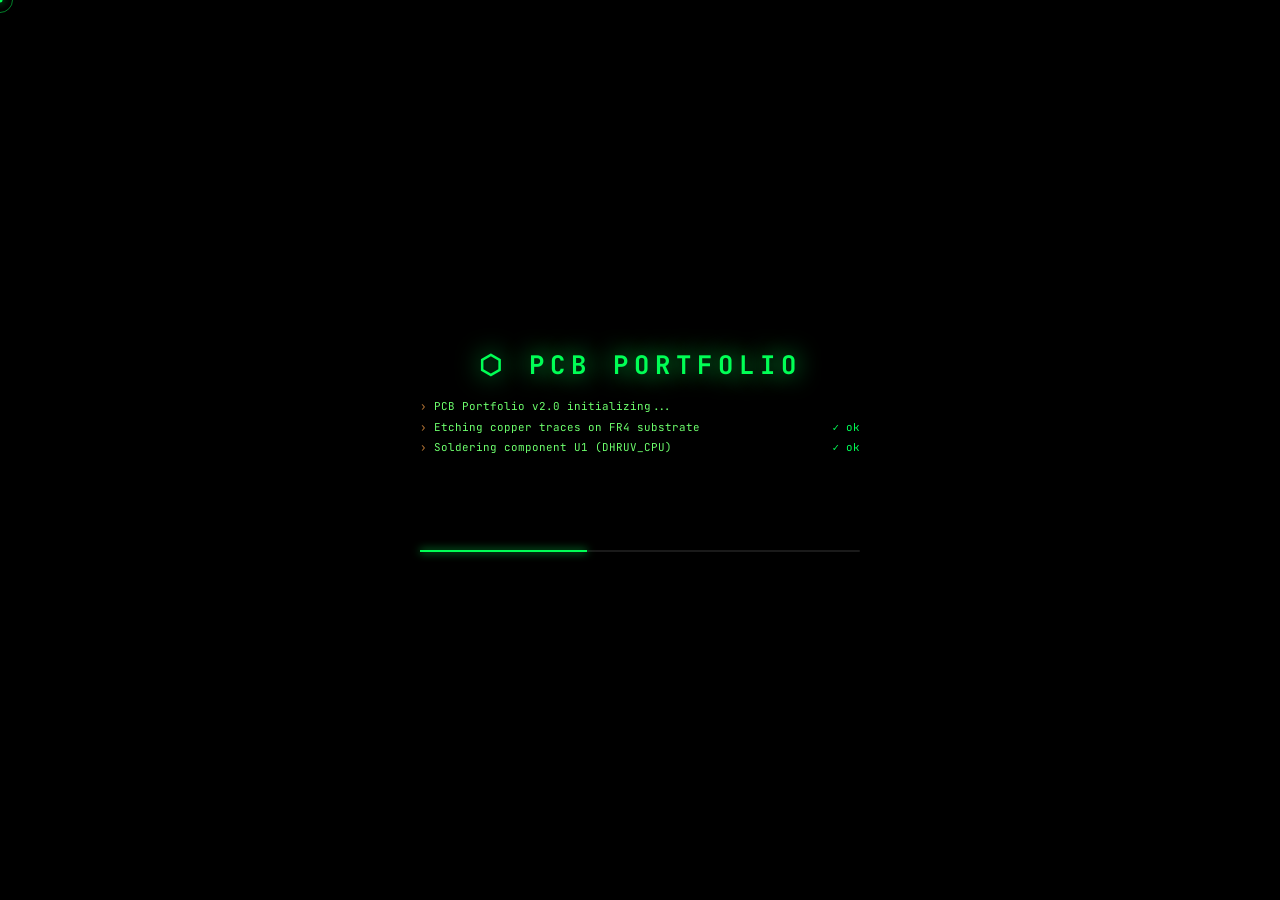
<file: pcb.html>
<!DOCTYPE html>
<html lang="en">
<head>
  <meta charset="UTF-8" />
  <meta name="viewport" content="width=device-width, initial-scale=1.0" />
  <title>Dhruv Chavan — PCB Edition</title>
  <link href="https://fonts.googleapis.com/css2?family=JetBrains+Mono:wght@300;400;500;600;700&display=swap" rel="stylesheet" />
  <style>
    :root {
      --board:   #09180a;
      --board2:  #0d2010;
      --copper:  #c8803a;
      --gold:    #d4a830;
      --trace:   #b87333;
      --silk:    #e4fce4;
      --silk2:   #8dbf8d;
      --chip-bg: #0e0e1e;
      --chip-br: #253025;
      --green:   #00ff55;
      --red:     #ff4444;
      --yellow:  #ffcc00;
      --blue:    #44aaff;
      --panel-bg:#07070f;
    }

    * { margin: 0; padding: 0; box-sizing: border-box; }

    body {
      background: var(--board);
      font-family: 'JetBrains Mono', monospace;
      overflow: hidden;
      cursor: none;
      color: var(--silk);
      -webkit-user-select: none;
      user-select: none;
    }

    /* ── BOOT ─────────────────────────────────────────── */
    #boot {
      position: fixed; inset: 0;
      background: #000;
      z-index: 2000;
      display: flex; align-items: center; justify-content: center;
      flex-direction: column; gap: 14px;
    }
    #boot.fade { animation: bootFade .7s ease .1s forwards; }
    @keyframes bootFade { to { opacity: 0; pointer-events: none; } }

    .boot-logo {
      font-size: 1.6rem; font-weight: 700;
      color: var(--green); text-shadow: 0 0 24px var(--green);
      letter-spacing: 6px;
    }
    .boot-term { width: 440px; font-size: .68rem; color: #6dff6d; line-height: 1.9; min-height: 140px; }
    .bl { opacity: 0; animation: bli .12s ease forwards; }
    @keyframes bli { to { opacity: 1; } }
    .bl .ok  { color: var(--green); float: right; }
    .bl .err { color: var(--red);   float: right; }
    .boot-bar-wrap { width: 440px; height: 2px; background: #1a1a1a; border-radius: 1px; }
    .boot-bar { height: 100%; background: var(--green); width: 0%; transition: width .35s ease; box-shadow: 0 0 8px var(--green); }

    /* ── CURSORS ──────────────────────────────────────── */
    #cur-dot {
      position: fixed; width: 5px; height: 5px; border-radius: 50%;
      background: var(--green); box-shadow: 0 0 8px var(--green);
      pointer-events: none; z-index: 9999;
      transform: translate(-50%,-50%);
      transition: transform .08s;
    }
    #cur-ring {
      position: fixed; width: 26px; height: 26px; border-radius: 50%;
      border: 1.5px solid rgba(0,255,85,.5);
      pointer-events: none; z-index: 9998;
      transform: translate(-50%,-50%);
      transition: transform .18s ease, width .2s, height .2s, border-color .2s;
    }
    #cur-ring.hover { width: 40px; height: 40px; border-color: var(--copper); }

    /* ── HUD ──────────────────────────────────────────── */
    #hud {
      position: fixed; top: 20px; left: 20px; z-index: 500;
      pointer-events: none;
    }
    .hud-brand { font-size: .7rem; font-weight: 700; color: var(--green); text-shadow: 0 0 10px var(--green); letter-spacing: 3px; }
    .hud-sub   { font-size: .55rem; color: var(--silk2); opacity: .7; margin-top: 2px; letter-spacing: 2px; }
    .hud-info  { margin-top: 10px; display: flex; flex-direction: column; gap: 3px; }
    .hud-row   { font-size: .52rem; color: var(--silk2); opacity: .6; letter-spacing: 1px; }
    .hud-row span { color: var(--green); }

    /* ── MINI NAV ─────────────────────────────────────── */
    #mini-nav {
      position: fixed; top: 20px; right: 20px; z-index: 500;
      display: flex; gap: 6px; flex-wrap: wrap; justify-content: flex-end;
    }
    .mnb {
      padding: 5px 11px;
      border: 1px solid #253025; border-radius: 2px;
      background: rgba(9,24,10,.85);
      color: var(--silk2); font-family: 'JetBrains Mono', monospace;
      font-size: .57rem; letter-spacing: 1.5px;
      cursor: pointer; transition: border-color .2s, color .2s, box-shadow .2s;
    }
    .mnb:hover { border-color: var(--copper); color: var(--silk); box-shadow: 0 0 10px rgba(200,128,58,.2); }

    /* ── HINT ─────────────────────────────────────────── */
    #hint {
      position: fixed; bottom: 24px; left: 50%; transform: translateX(-50%);
      font-size: .56rem; color: var(--silk2); opacity: .5; letter-spacing: 2px;
      pointer-events: none; z-index: 400;
      animation: hintOut 1s ease 5s forwards;
    }
    @keyframes hintOut { to { opacity: 0; } }

    /* ── VIEWPORT & BOARD ─────────────────────────────── */
    #viewport { position: fixed; inset: 0; overflow: hidden; }
    #board {
      position: absolute;
      width: 1920px; height: 1100px;
      transform-origin: 0 0;
      will-change: transform;
    }

    #bg-canvas { position: absolute; inset: 0; width: 100%; height: 100%; }

    #trace-svg { position: absolute; inset: 0; width: 100%; height: 100%; pointer-events: none; }

    /* ── TRACES ───────────────────────────────────────── */
    .tr   { fill: none; stroke: var(--trace); stroke-linecap: round; stroke-linejoin: round; opacity: .65; }
    .tr-w2 { stroke-width: 2; }
    .tr-w3 { stroke-width: 3; }
    .tr-w4 { stroke-width: 4.5; }
    .tr-thin { stroke-width: 1.5; opacity: .3; }
    .tr-rail { stroke-width: 4; opacity: .35; }

    .el {
      fill: none; stroke-width: 14;
      stroke-linecap: round; stroke-linejoin: round;
      stroke: rgba(0,255,85,.0);
      pointer-events: none;
    }

    .via { fill: var(--trace); }
    .via-hole { fill: var(--board2); }

    /* ── CHIP COMPONENTS ──────────────────────────────── */
    .chip {
      position: absolute;
      background: var(--chip-bg);
      border: 1.5px solid var(--chip-br);
      border-radius: 3px;
      cursor: pointer;
      transition: transform .3s cubic-bezier(.34,1.56,.64,1), box-shadow .3s, border-color .3s;
    }
    .chip:hover {
      transform: translateY(-5px) scale(1.015);
      border-color: var(--copper);
      box-shadow: 0 14px 50px rgba(200,128,58,.25), 0 0 0 1px rgba(200,128,58,.15), inset 0 1px 0 rgba(200,128,58,.1);
    }
    .chip::before {
      content: '';
      position: absolute; inset: 0;
      background: repeating-linear-gradient(0deg, rgba(0,255,85,.015) 0px, rgba(0,255,85,.015) 1px, transparent 1px, transparent 4px);
      pointer-events: none; opacity: 0; transition: opacity .3s; border-radius: 3px;
    }
    .chip:hover::before { opacity: 1; }

    /* pin rows */
    .pins-top, .pins-bot { position: absolute; left: 50%; transform: translateX(-50%); display: flex; gap: 9px; }
    .pins-top { top: -9px; }
    .pins-bot { bottom: -9px; }
    .pins-lft, .pins-rgt { position: absolute; top: 50%; transform: translateY(-50%); display: flex; flex-direction: column; gap: 9px; }
    .pins-lft { left: -9px; }
    .pins-rgt { right: -9px; }
    .pin { background: var(--copper); border-radius: 1px; }
    .pin-h { width: 11px; height: 8px; }
    .pin-v { width: 8px; height: 11px; }

    /* chip inner */
    .chip-body { position: relative; padding: 14px 18px; height: 100%; display: flex; flex-direction: column; }
    .chip-notch {
      position: absolute; top: 10px; left: 50%; transform: translateX(-50%);
      width: 10px; height: 5px; border-radius: 0 0 8px 8px;
      background: var(--board2); border: 1px solid #3a4a3a; border-top: 0;
    }
    .chip-ref  { font-size: .52rem; color: var(--silk2); opacity: .6; letter-spacing: 2.5px; text-transform: uppercase; margin-top: 6px; }
    .chip-name { font-size: .82rem; font-weight: 700; color: var(--silk); margin-top: 5px; letter-spacing: .5px; line-height: 1.2; }
    .chip-desc { font-size: .62rem; color: var(--silk2); margin-top: 5px; line-height: 1.5; flex: 1; }
    .chip-footer { margin-top: 10px; display: flex; align-items: center; justify-content: space-between; }
    .chip-hint { font-size: .52rem; color: var(--copper); opacity: .8; }

    .chip-tags { display: flex; flex-wrap: wrap; gap: 4px; margin-top: 8px; }
    .ctag {
      padding: 2px 7px; border: 1px solid currentColor; border-radius: 1px;
      font-size: .52rem; letter-spacing: 1px;
    }
    .ctag.g { color: var(--green); }
    .ctag.c { color: var(--copper); }
    .ctag.b { color: var(--blue); }

    .chip-bars { margin-top: 10px; display: flex; flex-direction: column; gap: 4px; }
    .cbar { height: 2.5px; background: #1a1a2e; border-radius: 2px; overflow: hidden; }
    .cbar-fill { height: 100%; border-radius: 2px; transform: scaleX(0); transform-origin: left; transition: transform 1.1s cubic-bezier(.4,0,.2,1); }
    .chip:hover .cbar-fill { transform: scaleX(1); }
    .cbar-row { display: flex; align-items: center; gap: 8px; }
    .cbar-lbl { font-size: .5rem; color: var(--silk2); width: 70px; flex-shrink: 0; }

    /* LED */
    .led {
      position: absolute; width: 9px; height: 9px; border-radius: 50%;
      box-shadow: 0 0 8px currentColor;
    }
    .led.g { background: var(--green); color: var(--green); animation: lpulse 2s ease-in-out infinite; }
    .led.r { background: var(--red); color: var(--red); animation: lblink 1.8s ease-in-out infinite; }
    .led.y { background: var(--yellow); color: var(--yellow); animation: lpulse 2.5s ease-in-out infinite .5s; }
    .led.b { background: var(--blue); color: var(--blue); animation: lpulse 3s ease-in-out infinite 1s; }
    @keyframes lpulse {
      0%,100% { opacity: 1; box-shadow: 0 0 6px currentColor; }
      50%      { opacity: .7; box-shadow: 0 0 18px currentColor, 0 0 32px currentColor; }
    }
    @keyframes lblink {
      0%,100% { opacity: 1; }
      50%      { opacity: .25; }
    }

    /* Connector (J1) */
    .connector {
      position: absolute;
      background: #1a1418;
      border: 1.5px solid #3a2830;
      border-radius: 3px;
      cursor: pointer;
      transition: transform .3s cubic-bezier(.34,1.56,.64,1), box-shadow .3s, border-color .3s;
    }
    .connector:hover { border-color: var(--blue); box-shadow: 0 10px 40px rgba(68,170,255,.2); transform: translateY(-4px); }
    .conn-pins { position: absolute; left: -10px; top: 50%; transform: translateY(-50%); display: flex; flex-direction: column; gap: 6px; }
    .cpin { width: 10px; height: 6px; background: var(--gold); border-radius: 1px; }
    .conn-body { padding: 14px 16px; height: 100%; display: flex; flex-direction: column; }
    .conn-holes { display: flex; flex-direction: column; gap: 6px; margin-top: 8px; flex: 1; justify-content: center; }
    .conn-hole { height: 8px; background: #0a0a0a; border-radius: 2px; border: 1px solid #2a2020; display: flex; align-items: center; padding: 0 6px; }
    .conn-hole-lbl { font-size: .48rem; color: var(--silk2); opacity: .6; }
    .conn-hole-val { font-size: .52rem; color: var(--gold); margin-left: auto; }

    /* Decorative passive components */
    .deco-cap {
      position: absolute;
      width: 14px; height: 20px;
      background: #1e1e3a; border: 1px solid #4a4a7a; border-radius: 2px;
    }
    .deco-cap::after {
      content: '+'; position: absolute; top: -13px; left: 50%; transform: translateX(-50%);
      font-size: .45rem; color: var(--silk2); opacity: .5;
    }
    .deco-res {
      position: absolute; display: flex; align-items: center;
    }
    .deco-res-body {
      width: 28px; height: 9px; background: #3a2a1a; border: 1px solid var(--copper);
      border-radius: 3px; position: relative;
    }
    .deco-res-b1 { position: absolute; width: 3.5px; height: 100%; left: 4px; border-radius: 1px; background: #aa5a00; }
    .deco-res-b2 { position: absolute; width: 3.5px; height: 100%; left: 9px; border-radius: 1px; background: #aa2200; }
    .deco-res-b3 { position: absolute; width: 3.5px; height: 100%; left: 14px; border-radius: 1px; background: #880000; }
    .deco-res-b4 { position: absolute; width: 3.5px; height: 100%; left: 19px; border-radius: 1px; background: #aaaaaa; }
    .deco-res-lead { width: 12px; height: 1.5px; background: var(--copper); }
    .deco-xtal {
      position: absolute;
      width: 16px; height: 28px;
      background: #2a2a3a; border: 1px solid #5a5a8a; border-radius: 5px;
    }
    .deco-ic-small {
      position: absolute;
      background: #0e0e1e; border: 1px solid #2a2a3a; border-radius: 2px;
    }
    .deco-tp {
      position: absolute;
      width: 7px; height: 7px; border-radius: 50%;
      border: 1.5px solid var(--copper); background: var(--board);
    }
    .deco-tp::after {
      content: 'TP'; position: absolute; top: -13px; left: 50%; transform: translateX(-50%);
      font-size: .4rem; color: var(--silk2); opacity: .5; white-space: nowrap;
    }

    /* standalone LEDs */
    .deco-led {
      position: absolute; width: 10px; height: 10px; border-radius: 50%;
      box-shadow: 0 0 10px currentColor, 0 0 20px currentColor;
    }
    .deco-led::after {
      content: attr(data-lbl); position: absolute; bottom: -14px; left: 50%; transform: translateX(-50%);
      font-size: .42rem; color: var(--silk2); opacity: .5; white-space: nowrap;
    }

    /* Board edge markings */
    .board-label {
      position: absolute;
      font-size: .5rem; color: var(--silk2); opacity: .3;
      letter-spacing: 1.5px; text-transform: uppercase;
    }

    /* ── PANEL ─────────────────────────────────────────── */
    #panel {
      position: fixed; bottom: 0; left: 0; right: 0;
      background: rgba(7,7,15,.97); backdrop-filter: blur(24px);
      border-top: 1.5px solid var(--copper);
      padding: 28px 44px 32px;
      z-index: 600;
      transform: translateY(100%);
      transition: transform .45s cubic-bezier(.32,.72,0,1);
      max-height: 62vh; overflow-y: auto;
    }
    #panel.open { transform: translateY(0); }
    #panel::-webkit-scrollbar { width: 3px; }
    #panel::-webkit-scrollbar-thumb { background: var(--copper); border-radius: 2px; }

    .ph { display: flex; align-items: flex-start; gap: 16px; margin-bottom: 22px; }
    .ph-ref   { font-size: .58rem; color: var(--copper); letter-spacing: 3px; text-transform: uppercase; }
    .ph-title { font-size: 1.5rem; font-weight: 700; color: #fff; margin-top: 4px; }
    .ph-flex  { flex: 1; }
    .p-close  {
      width: 34px; height: 34px; border: 1.5px solid #2a2a3a; border-radius: 3px;
      background: none; color: var(--silk2); font-size: 1.1rem; cursor: pointer;
      display: flex; align-items: center; justify-content: center;
      font-family: inherit; transition: border-color .2s, color .2s; flex-shrink: 0;
    }
    .p-close:hover { border-color: var(--red); color: var(--red); }

    .p-body { font-size: .72rem; color: var(--silk2); line-height: 1.8; }
    .p-grid { display: grid; grid-template-columns: repeat(auto-fit, minmax(240px, 1fr)); gap: 16px; margin-top: 14px; }
    .p-card {
      background: rgba(255,255,255,.025); border: 1px solid #1e2e1e;
      border-radius: 3px; padding: 14px 16px;
      transition: border-color .2s, background .2s;
    }
    .p-card:hover { border-color: var(--copper); background: rgba(200,128,58,.05); }
    .pc-title { font-size: .76rem; font-weight: 600; color: var(--silk); margin-bottom: 4px; }
    .pc-sub   { font-size: .6rem; color: var(--copper); margin-bottom: 8px; letter-spacing: 1px; }
    .pc-text  { font-size: .65rem; color: var(--silk2); line-height: 1.6; }
    .pc-tags  { display: flex; flex-wrap: wrap; gap: 4px; margin-top: 8px; }
    .ptag     {
      padding: 2px 7px; border: 1px solid currentColor; border-radius: 1px;
      font-size: .52rem; letter-spacing: 1px;
    }
    .ptag.g { color: var(--green); }
    .ptag.c { color: var(--copper); }
    .ptag.b { color: var(--blue); }
    .ptag.y { color: var(--yellow); }

    .sk-row { display: flex; align-items: center; gap: 10px; margin-bottom: 9px; }
    .sk-lbl { font-size: .62rem; width: 110px; flex-shrink: 0; color: var(--silk2); }
    .sk-trk { flex: 1; height: 3px; background: #1a1a2e; border-radius: 2px; overflow: hidden; }
    .sk-fill { height: 100%; background: linear-gradient(90deg, var(--copper), var(--green)); border-radius: 2px; width: 0%; transition: width 1.2s cubic-bezier(.4,0,.2,1); }
    .sk-pct { font-size: .58rem; color: var(--copper); width: 30px; text-align: right; flex-shrink: 0; }

    .p-stat { display: flex; gap: 24px; margin-bottom: 16px; }
    .pstat-item { text-align: center; }
    .pstat-val { font-size: 1.4rem; font-weight: 700; color: var(--green); }
    .pstat-key { font-size: .55rem; color: var(--silk2); letter-spacing: 1px; margin-top: 2px; }

    .p-link {
      display: inline-flex; align-items: center; gap: 6px;
      padding: 7px 14px; border: 1px solid #2a3a2a; border-radius: 2px;
      color: var(--silk2); font-size: .62rem; font-family: inherit;
      text-decoration: none; transition: border-color .2s, color .2s; margin: 4px 4px 4px 0;
    }
    .p-link:hover { border-color: var(--green); color: var(--green); }

    /* board revision */
    .board-rev {
      position: absolute; right: 20px; bottom: 20px;
      font-size: .45rem; color: var(--silk2); opacity: .25; letter-spacing: 2px;
    }
  </style>
</head>
<body>

<!-- ══ BOOT ══════════════════════════════════════════════ -->
<div id="boot">
  <div class="boot-logo">⬡ PCB PORTFOLIO</div>
  <div class="boot-term" id="boot-term"></div>
  <div class="boot-bar-wrap"><div class="boot-bar" id="boot-bar"></div></div>
</div>

<!-- ══ CURSORS ═══════════════════════════════════════════ -->
<div id="cur-dot"></div>
<div id="cur-ring"></div>

<!-- ══ HUD ═══════════════════════════════════════════════ -->
<div id="hud">
  <div class="hud-brand">DHRUV.CHAVAN</div>
  <div class="hud-sub">PCB REV 2.0 · ML / AI ENGINEER</div>
  <div class="hud-info">
    <div class="hud-row">STATUS: <span>ACTIVE</span></div>
    <div class="hud-row">SUPPLY: <span>3.3V · 1.8A</span></div>
    <div class="hud-row">TEMP:   <span id="hud-temp">42°C</span></div>
  </div>
</div>

<!-- ══ MINI NAV ══════════════════════════════════════════ -->
<div id="mini-nav">
  <button class="mnb" data-target="hero">CPU</button>
  <button class="mnb" data-target="skills">RAM</button>
  <button class="mnb" data-target="experience">MCU</button>
  <button class="mnb" data-target="projects">FPGA</button>
  <button class="mnb" data-target="research">SENS</button>
  <button class="mnb" data-target="contact">CONN</button>
</div>

<!-- ══ VIEWPORT + BOARD ══════════════════════════════════ -->
<div id="viewport">
<div id="board">

  <!-- background canvas -->
  <canvas id="bg-canvas"></canvas>

  <!-- SVG TRACES -->
  <svg id="trace-svg" xmlns="http://www.w3.org/2000/svg">
    <!-- Power rails -->
    <line class="tr tr-rail" x1="0" y1="50" x2="1920" y2="50"/>
    <text x="18" y="44" font-family="JetBrains Mono" font-size="9" fill="#c8803a" opacity=".5">VCC 3.3V</text>
    <line class="tr tr-rail" x1="0" y1="1050" x2="1920" y2="1050"/>
    <text x="18" y="1044" font-family="JetBrains Mono" font-size="9" fill="#c8803a" opacity=".5">GND</text>

    <!-- Trace: U2(Skills) → U1(Hero) -->
    <path id="tr-a" class="tr tr-w3" d="M 390 210 L 500 210 L 500 340 L 590 340"/>
    <path id="el-a" class="el" d="M 390 210 L 500 210 L 500 340 L 590 340" stroke-dasharray="40 560" stroke-dashoffset="0"/>

    <!-- Trace: U1(Hero) → U3(Experience) -->
    <path id="tr-b" class="tr tr-w3" d="M 980 390 L 1050 390 L 1050 210 L 1100 210"/>
    <path id="el-b" class="el" d="M 980 390 L 1050 390 L 1050 210 L 1100 210" stroke-dasharray="40 440" stroke-dashoffset="0"/>

    <!-- Trace: U1(Hero) → U4(Projects) via bottom-right -->
    <path id="tr-c" class="tr tr-w3" d="M 860 590 L 860 680 L 1220 680 L 1220 570"/>
    <path id="el-c" class="el" d="M 860 590 L 860 680 L 1220 680 L 1220 570" stroke-dasharray="40 540" stroke-dashoffset="0"/>

    <!-- Trace: U1(Hero) → U5(Research) -->
    <path id="tr-d" class="tr tr-w3" d="M 680 590 L 680 700 L 250 700 L 250 570"/>
    <path id="el-d" class="el" d="M 680 590 L 680 700 L 250 700 L 250 570" stroke-dasharray="40 520" stroke-dashoffset="0"/>

    <!-- Trace: U3(Experience) → J1(Contact) -->
    <path id="tr-e" class="tr tr-w3" d="M 1450 210 L 1510 210 L 1510 400"/>
    <path id="el-e" class="el" d="M 1450 210 L 1510 210 L 1510 400" stroke-dasharray="40 380" stroke-dashoffset="0"/>

    <!-- Trace: U4(Projects) → J1(Contact) -->
    <path id="tr-f" class="tr tr-w2" d="M 1430 700 L 1510 700 L 1510 695"/>
    <path id="el-f" class="el" d="M 1430 700 L 1510 700 L 1510 695" stroke-dasharray="30 200" stroke-dashoffset="0"/>

    <!-- Thin secondary traces (decorative routing) -->
    <path class="tr tr-thin" d="M 390 160 L 1700 160"/>
    <path class="tr tr-thin" d="M 140 570 L 140 50"/>
    <path class="tr tr-thin" d="M 1700 160 L 1700 1050"/>
    <path class="tr tr-thin" d="M 500 1050 L 500 880"/>
    <path class="tr tr-thin" d="M 980 50 L 980 310"/>
    <path class="tr tr-thin" d="M 1220 1050 L 1220 840"/>

    <!-- Via pads -->
    <circle class="via" cx="500" cy="210" r="6"/><circle class="via-hole" cx="500" cy="210" r="2.5"/>
    <circle class="via" cx="1050" cy="390" r="6"/><circle class="via-hole" cx="1050" cy="390" r="2.5"/>
    <circle class="via" cx="860" cy="680" r="6"/><circle class="via-hole" cx="860" cy="680" r="2.5"/>
    <circle class="via" cx="680" cy="700" r="6"/><circle class="via-hole" cx="680" cy="700" r="2.5"/>
    <circle class="via" cx="1510" cy="210" r="6"/><circle class="via-hole" cx="1510" cy="210" r="2.5"/>
    <circle class="via" cx="140" cy="570" r="6"/><circle class="via-hole" cx="140" cy="570" r="2.5"/>
    <circle class="via" cx="1220" cy="680" r="6"/><circle class="via-hole" cx="1220" cy="680" r="2.5"/>

    <!-- Silkscreen text (component outlines) -->
    <text x="590" y="302" font-family="JetBrains Mono" font-size="8.5" fill="#e4fce4" opacity=".25">U1</text>
    <text x="80"  y="82"  font-family="JetBrains Mono" font-size="8.5" fill="#e4fce4" opacity=".25">U2</text>
    <text x="1100" y="82"  font-family="JetBrains Mono" font-size="8.5" fill="#e4fce4" opacity=".25">U3</text>
    <text x="1020" y="552" font-family="JetBrains Mono" font-size="8.5" fill="#e4fce4" opacity=".25">U4</text>
    <text x="80"   y="552" font-family="JetBrains Mono" font-size="8.5" fill="#e4fce4" opacity=".25">U5</text>
    <text x="1530" y="372" font-family="JetBrains Mono" font-size="8.5" fill="#e4fce4" opacity=".25">J1</text>

    <!-- Mounting holes -->
    <circle cx="40"  cy="80"   r="8" fill="none" stroke="#c8803a" stroke-width="1.5" opacity=".3"/>
    <circle cx="40"  cy="80"   r="3" fill="none" stroke="#c8803a" stroke-width="1" opacity=".3"/>
    <circle cx="1880" cy="80"  r="8" fill="none" stroke="#c8803a" stroke-width="1.5" opacity=".3"/>
    <circle cx="1880" cy="80"  r="3" fill="none" stroke="#c8803a" stroke-width="1" opacity=".3"/>
    <circle cx="40"  cy="1060" r="8" fill="none" stroke="#c8803a" stroke-width="1.5" opacity=".3"/>
    <circle cx="40"  cy="1060" r="3" fill="none" stroke="#c8803a" stroke-width="1" opacity=".3"/>
    <circle cx="1880" cy="1060" r="8" fill="none" stroke="#c8803a" stroke-width="1.5" opacity=".3"/>
    <circle cx="1880" cy="1060" r="3" fill="none" stroke="#c8803a" stroke-width="1" opacity=".3"/>

    <!-- Board outline -->
    <rect x="10" y="10" width="1900" height="1080" fill="none" stroke="#c8803a" stroke-width="2" opacity=".2" rx="4"/>
  </svg>

  <!-- ═══ U1 HERO CPU ═══════════════════════════════ -->
  <div class="chip" id="chip-hero" data-section="hero"
       style="left:590px;top:310px;width:390px;height:270px;">
    <div class="pins-top">
      <div class="pin pin-h"></div><div class="pin pin-h"></div>
      <div class="pin pin-h"></div><div class="pin pin-h"></div><div class="pin pin-h"></div>
    </div>
    <div class="pins-bot">
      <div class="pin pin-h"></div><div class="pin pin-h"></div>
      <div class="pin pin-h"></div><div class="pin pin-h"></div><div class="pin pin-h"></div>
    </div>
    <div class="pins-lft">
      <div class="pin pin-v"></div><div class="pin pin-v"></div>
      <div class="pin pin-v"></div><div class="pin pin-v"></div>
    </div>
    <div class="pins-rgt">
      <div class="pin pin-v"></div><div class="pin pin-v"></div>
      <div class="pin pin-v"></div><div class="pin pin-v"></div>
    </div>
    <div class="led g" style="top:10px;right:14px;"></div>
    <div class="chip-body">
      <div class="chip-notch"></div>
      <div class="chip-ref">U1 · CENTRAL PROCESSING UNIT · QFP-80</div>
      <div class="chip-name" style="font-size:1.05rem;margin-top:6px;">DHRUV CHAVAN</div>
      <div class="chip-desc">Data Scientist &amp; ML Engineer<br/>The Ohio State University · GPA 3.7 · Class of 2027</div>
      <div class="chip-tags">
        <span class="ctag g">PyTorch</span>
        <span class="ctag g">Python</span>
        <span class="ctag c">Computer Vision</span>
        <span class="ctag b">Edge AI</span>
        <span class="ctag c">Research</span>
      </div>
      <div class="chip-footer">
        <span class="chip-hint">◉ CLICK TO INSPECT</span>
        <span style="font-size:.5rem;color:var(--silk2);opacity:.4;">98.2% ACC</span>
      </div>
    </div>
  </div>

  <!-- ═══ U2 SKILLS RAM ════════════════════════════ -->
  <div class="chip" id="chip-skills" data-section="skills"
       style="left:80px;top:90px;width:310px;height:210px;">
    <div class="pins-top">
      <div class="pin pin-h"></div><div class="pin pin-h"></div>
      <div class="pin pin-h"></div><div class="pin pin-h"></div>
    </div>
    <div class="pins-bot">
      <div class="pin pin-h"></div><div class="pin pin-h"></div>
      <div class="pin pin-h"></div><div class="pin pin-h"></div>
    </div>
    <div class="pins-rgt">
      <div class="pin pin-v"></div><div class="pin pin-v"></div><div class="pin pin-v"></div>
    </div>
    <div class="led y" style="top:10px;right:14px;"></div>
    <div class="chip-body">
      <div class="chip-notch"></div>
      <div class="chip-ref">U2 · SKILL MEMORY MODULE · SODIMM</div>
      <div class="chip-name">SKILLS &amp; STACK</div>
      <div class="chip-desc">ML · Data Engineering · Dev Tools</div>
      <div class="chip-bars">
        <div class="cbar-row"><span class="cbar-lbl">PyTorch</span><div class="cbar"><div class="cbar-fill" style="width:92%;background:linear-gradient(90deg,var(--copper),var(--green));"></div></div></div>
        <div class="cbar-row"><span class="cbar-lbl">Python</span><div class="cbar"><div class="cbar-fill" style="width:95%;background:linear-gradient(90deg,var(--copper),var(--green));"></div></div></div>
        <div class="cbar-row"><span class="cbar-lbl">SQL / PG</span><div class="cbar"><div class="cbar-fill" style="width:80%;background:linear-gradient(90deg,var(--copper),var(--green));"></div></div></div>
        <div class="cbar-row"><span class="cbar-lbl">MATLAB</span><div class="cbar"><div class="cbar-fill" style="width:75%;background:linear-gradient(90deg,var(--copper),var(--green));"></div></div></div>
      </div>
      <div class="chip-footer">
        <span class="chip-hint">◉ CLICK TO INSPECT</span>
      </div>
    </div>
  </div>

  <!-- ═══ U3 EXPERIENCE MCU ════════════════════════ -->
  <div class="chip" id="chip-experience" data-section="experience"
       style="left:1100px;top:90px;width:350px;height:260px;">
    <div class="pins-top">
      <div class="pin pin-h"></div><div class="pin pin-h"></div>
      <div class="pin pin-h"></div><div class="pin pin-h"></div>
    </div>
    <div class="pins-bot">
      <div class="pin pin-h"></div><div class="pin pin-h"></div>
      <div class="pin pin-h"></div><div class="pin pin-h"></div>
    </div>
    <div class="pins-lft">
      <div class="pin pin-v"></div><div class="pin pin-v"></div><div class="pin pin-v"></div>
    </div>
    <div class="pins-rgt">
      <div class="pin pin-v"></div><div class="pin pin-v"></div><div class="pin pin-v"></div>
    </div>
    <div class="led b" style="top:10px;right:14px;"></div>
    <div class="chip-body">
      <div class="chip-notch"></div>
      <div class="chip-ref">U3 · MICROCONTROLLER UNIT · ARM-32</div>
      <div class="chip-name">EXPERIENCE</div>
      <div class="chip-desc">
        BMW Financial Services · Sep–Dec 2025<br/>
        OSU Aerospace Research · Jan 2025–Present<br/>
        Nationwide Children's · 2023–2024<br/>
        <span style="color:var(--green);font-size:.6rem;">⬡ INCOMING: JPMorgan Chase · Summer 2026</span>
      </div>
      <div class="chip-footer">
        <span class="chip-hint">◉ CLICK TO INSPECT</span>
        <span style="font-size:.5rem;color:var(--copper);opacity:.7;">4 ROLES</span>
      </div>
    </div>
  </div>

  <!-- ═══ U4 PROJECTS FPGA ═════════════════════════ -->
  <div class="chip" id="chip-projects" data-section="projects"
       style="left:1020px;top:570px;width:410px;height:265px;">
    <div class="pins-top">
      <div class="pin pin-h"></div><div class="pin pin-h"></div>
      <div class="pin pin-h"></div><div class="pin pin-h"></div><div class="pin pin-h"></div>
    </div>
    <div class="pins-bot">
      <div class="pin pin-h"></div><div class="pin pin-h"></div>
      <div class="pin pin-h"></div><div class="pin pin-h"></div><div class="pin pin-h"></div>
    </div>
    <div class="pins-lft">
      <div class="pin pin-v"></div><div class="pin pin-v"></div>
      <div class="pin pin-v"></div><div class="pin pin-v"></div>
    </div>
    <div class="pins-rgt">
      <div class="pin pin-v"></div><div class="pin pin-v"></div>
      <div class="pin pin-v"></div><div class="pin pin-v"></div>
    </div>
    <div class="led g" style="top:10px;right:14px;"></div>
    <div class="chip-body">
      <div class="chip-notch"></div>
      <div class="chip-ref">U4 · FPGA LOGIC ARRAY · XC7A100T</div>
      <div class="chip-name">PROJECTS</div>
      <div class="chip-desc">
        Wildfire Detection Drone · CNN 98.2% acc<br/>
        Spatial Transcriptomics · 1.2M+ data pts<br/>
        Assistive Tech IMU · BNO055 Kalman Filter
      </div>
      <div class="chip-tags" style="margin-top:8px;">
        <span class="ctag g">PyTorch</span>
        <span class="ctag c">Arduino</span>
        <span class="ctag b">ESP32</span>
        <span class="ctag c">MATLAB</span>
      </div>
      <div class="chip-footer">
        <span class="chip-hint">◉ CLICK TO INSPECT</span>
        <span style="font-size:.5rem;color:var(--green);opacity:.8;">3 PROJECTS</span>
      </div>
    </div>
  </div>

  <!-- ═══ U5 RESEARCH SENSOR ═══════════════════════ -->
  <div class="chip" id="chip-research" data-section="research"
       style="left:80px;top:570px;width:330px;height:240px;">
    <div class="pins-top">
      <div class="pin pin-h"></div><div class="pin pin-h"></div>
      <div class="pin pin-h"></div><div class="pin pin-h"></div>
    </div>
    <div class="pins-bot">
      <div class="pin pin-h"></div><div class="pin pin-h"></div>
      <div class="pin pin-h"></div><div class="pin pin-h"></div>
    </div>
    <div class="pins-rgt">
      <div class="pin pin-v"></div><div class="pin pin-v"></div><div class="pin pin-v"></div>
    </div>
    <div class="led r" style="top:10px;right:14px;"></div>
    <div class="chip-body">
      <div class="chip-notch"></div>
      <div class="chip-ref">U5 · SENSOR ARRAY MODULE · I2C/SPI</div>
      <div class="chip-name">RESEARCH</div>
      <div class="chip-desc">
        iScience (Cell Press) · Published 2024<br/>
        AIAA SciTech 2025 · Accepted<br/>
        RESNA 2026 · Submitted
      </div>
      <div class="chip-tags" style="margin-top:8px;">
        <span class="ctag g">Published</span>
        <span class="ctag c">Accepted</span>
        <span class="ctag b">Submitted</span>
      </div>
      <div class="chip-footer">
        <span class="chip-hint">◉ CLICK TO INSPECT</span>
        <span style="font-size:.5rem;color:var(--red);opacity:.8;">3 PAPERS</span>
      </div>
    </div>
  </div>

  <!-- ═══ J1 CONTACT CONNECTOR ════════════════════ -->
  <div class="connector" id="chip-contact" data-section="contact"
       style="left:1530px;top:390px;width:210px;height:305px;">
    <div class="conn-pins" style="top:30px;transform:none;">
      <div class="cpin"></div><div class="cpin"></div><div class="cpin"></div>
      <div class="cpin"></div><div class="cpin"></div><div class="cpin"></div>
      <div class="cpin"></div><div class="cpin"></div>
    </div>
    <div class="led b" style="top:10px;right:12px;"></div>
    <div class="conn-body">
      <div class="chip-ref" style="margin-top:4px;">J1 · I/O CONNECTOR · RJ45</div>
      <div class="chip-name" style="font-size:.85rem;font-weight:700;margin-top:4px;">CONTACT</div>
      <div class="conn-holes">
        <div class="conn-hole">
          <span class="conn-hole-lbl">EMAIL</span>
          <span class="conn-hole-val">dhruvchavan59@</span>
        </div>
        <div class="conn-hole">
          <span class="conn-hole-lbl">GITHUB</span>
          <span class="conn-hole-val">dchavan2192</span>
        </div>
        <div class="conn-hole">
          <span class="conn-hole-lbl">LINKEDIN</span>
          <span class="conn-hole-val">dhruvchavan</span>
        </div>
        <div class="conn-hole">
          <span class="conn-hole-lbl">RESUME</span>
          <span class="conn-hole-val">resume.pdf</span>
        </div>
        <div class="conn-hole" style="border-color:var(--green);opacity:.8;">
          <span class="conn-hole-lbl" style="color:var(--green);">STATUS</span>
          <span class="conn-hole-val" style="color:var(--green);">OPEN</span>
        </div>
      </div>
      <div class="chip-hint" style="font-size:.52px;margin-top:8px;">◉ CLICK TO CONNECT</div>
    </div>
  </div>

  <!-- ═══ DECORATIVE PASSIVES ══════════════════════ -->

  <!-- Capacitors -->
  <div class="deco-cap" style="left:556px;top:248px;"></div>
  <div class="deco-cap" style="left:570px;top:248px;"></div>
  <div class="deco-cap" style="left:990px;top:260px;"></div>
  <div class="deco-cap" style="left:1004px;top:260px;"></div>
  <div class="deco-cap" style="left:990px;top:490px;"></div>
  <div class="deco-cap" style="left:460px;top:500px;"></div>
  <div class="deco-cap" style="left:474px;top:500px;"></div>

  <!-- Resistors -->
  <div class="deco-res" style="left:450px;top:265px;">
    <div class="deco-res-lead" style="left:-12px;position:relative;"></div>
    <div class="deco-res-body">
      <div class="deco-res-b1"></div><div class="deco-res-b2"></div>
      <div class="deco-res-b3"></div><div class="deco-res-b4"></div>
    </div>
    <div class="deco-res-lead"></div>
  </div>
  <div class="deco-res" style="left:1490px;top:300px;">
    <div class="deco-res-lead" style="left:-12px;position:relative;"></div>
    <div class="deco-res-body">
      <div class="deco-res-b1"></div><div class="deco-res-b2"></div>
      <div class="deco-res-b3"></div><div class="deco-res-b4"></div>
    </div>
    <div class="deco-res-lead"></div>
  </div>
  <div class="deco-res" style="left:790px;top:270px;">
    <div class="deco-res-lead" style="left:-12px;position:relative;"></div>
    <div class="deco-res-body">
      <div class="deco-res-b1"></div><div class="deco-res-b2"></div>
      <div class="deco-res-b3"></div><div class="deco-res-b4"></div>
    </div>
    <div class="deco-res-lead"></div>
  </div>

  <!-- Crystal oscillator -->
  <div class="deco-xtal" style="left:545px;top:66px;"></div>

  <!-- Small IC chips (decorative) -->
  <div class="deco-ic-small" style="left:1720px;top:120px;width:60px;height:40px;"></div>
  <div class="deco-ic-small" style="left:1720px;top:200px;width:60px;height:40px;"></div>
  <div class="deco-ic-small" style="left:200px;top:820px;width:50px;height:35px;"></div>
  <div class="deco-ic-small" style="left:1600px;top:820px;width:50px;height:35px;"></div>

  <!-- Test points -->
  <div class="deco-tp" style="left:492px;top:163px;"></div>
  <div class="deco-tp" style="left:1044px;top:342px;"></div>
  <div class="deco-tp" style="left:854px;top:633px;"></div>
  <div class="deco-tp" style="left:672px;top:653px;"></div>

  <!-- Standalone LED indicators -->
  <div class="deco-led led g" data-lbl="PWR"   style="left:160px;top:34px;"></div>
  <div class="deco-led led b" data-lbl="STS"   style="left:300px;top:34px;"></div>
  <div class="deco-led led y" data-lbl="ACT"   style="left:780px;top:34px;"></div>
  <div class="deco-led led r" data-lbl="ERR"   style="left:920px;top:34px;"></div>
  <div class="deco-led led g" data-lbl="LINK"  style="left:1380px;top:34px;"></div>

  <!-- Board edge markings -->
  <div class="board-label" style="left:20px;top:16px;">PCB REV 2.0</div>
  <div class="board-label" style="left:20px;top:26px;">DHRUV CHAVAN PORTFOLIO</div>
  <div class="board-label" style="left:1700px;top:16px;">MFG: OSU-FAB-2025</div>
  <div class="board-rev">PCB REV 2.0 · DHRUV CHAVAN · 2025 · OSU ADVANCED MANUFACTURING</div>

</div><!-- /board -->
</div><!-- /viewport -->

<!-- ══ PANEL ══════════════════════════════════════════════ -->
<div id="panel">
  <div class="ph">
    <div class="ph-flex">
      <div class="panel-ref" id="p-ref">U1 · CPU</div>
      <div class="ph-title" id="p-title">Dhruv Chavan</div>
    </div>
    <button class="p-close" id="p-close">×</button>
  </div>
  <div class="p-body" id="p-body"></div>
</div>

<p id="hint">DRAG TO PAN THE BOARD · CLICK COMPONENTS TO INSPECT</p>

<script>
/* ═══════════════════════════════════════════════════════════
   PCB PORTFOLIO — script
   ═══════════════════════════════════════════════════════════ */

/* ── PANEL DATA ─────────────────────────────────────────── */
const PANELS = {
  hero: {
    ref: 'U1 · CENTRAL PROCESSING UNIT',
    title: 'Dhruv Chavan',
    render: () => `
      <div class="p-stat">
        <div class="pstat-item"><div class="pstat-val">3.7</div><div class="pstat-key">GPA / 4.0</div></div>
        <div class="pstat-item"><div class="pstat-val">98.2%</div><div class="pstat-key">CNN ACC</div></div>
        <div class="pstat-item"><div class="pstat-val">1.2M+</div><div class="pstat-key">DATA PTS</div></div>
        <div class="pstat-item"><div class="pstat-val">4</div><div class="pstat-key">RESEARCH LABS</div></div>
        <div class="pstat-item"><div class="pstat-val">1st</div><div class="pstat-key">APPATHON RANK</div></div>
      </div>
      <p style="margin-bottom:14px;">Data Analytics &amp; Scholars student at <strong style="color:var(--silk)">The Ohio State University</strong>, applying machine learning and statistical modeling to problems that matter. From detecting brain cancer patterns in 1.2M+ spatial data points to building ML-powered wildfire drones, I turn complex data into real decisions.</p>
      <p style="margin-bottom:18px;">Published in <strong style="color:var(--silk)">iScience (Cell Press)</strong>, accepted at AIAA SciTech 2025, interned at <strong style="color:var(--silk)">BMW Financial Services</strong>, and incoming analyst at <strong style="color:var(--silk)">JPMorgan Chase</strong>.</p>
      <div style="display:flex;flex-wrap:wrap;gap:8px;margin-top:4px;">
        <a class="p-link" href="mailto:dhruvchavan59@gmail.com">✉ dhruvchavan59@gmail.com</a>
        <a class="p-link" href="https://github.com/dchavan2192" target="_blank">⌥ github/dchavan2192</a>
        <a class="p-link" href="https://linkedin.com/in/dhruvchavan" target="_blank">◈ linkedin/dhruvchavan</a>
        <a class="p-link" href="resume.pdf" download>↓ Resume PDF</a>
      </div>`
  },

  skills: {
    ref: 'U2 · SKILL MEMORY MODULE',
    title: 'Skills & Stack',
    render: () => `
      <div class="p-grid">
        <div>
          <div style="font-size:.65rem;color:var(--copper);letter-spacing:2px;margin-bottom:14px;">ML / AI</div>
          ${[['PyTorch',95],['TensorFlow',82],['Scikit-learn',90],['NumPy/Pandas',93],['OpenCV',85],['CUDA / cuDNN',72]].map(([l,v])=>`
          <div class="sk-row">
            <span class="sk-lbl">${l}</span>
            <div class="sk-trk"><div class="sk-fill" data-w="${v}%" style="width:0%"></div></div>
            <span class="sk-pct">${v}%</span>
          </div>`).join('')}
        </div>
        <div>
          <div style="font-size:.65rem;color:var(--copper);letter-spacing:2px;margin-bottom:14px;">DATA ENG</div>
          ${[['SQL / PostgreSQL',80],['MATLAB',75],['R',65],['Spark',58],['dbt',55],['Tableau',70]].map(([l,v])=>`
          <div class="sk-row">
            <span class="sk-lbl">${l}</span>
            <div class="sk-trk"><div class="sk-fill" data-w="${v}%" style="width:0%"></div></div>
            <span class="sk-pct">${v}%</span>
          </div>`).join('')}
        </div>
        <div>
          <div style="font-size:.65rem;color:var(--copper);letter-spacing:2px;margin-bottom:14px;">DEV TOOLS</div>
          ${[['Python',95],['Git / GitHub',90],['Docker',68],['Arduino/ESP32',78],['LLMs / MCP',82],['Linux/Bash',75]].map(([l,v])=>`
          <div class="sk-row">
            <span class="sk-lbl">${l}</span>
            <div class="sk-trk"><div class="sk-fill" data-w="${v}%" style="width:0%"></div></div>
            <span class="sk-pct">${v}%</span>
          </div>`).join('')}
        </div>
      </div>`
  },

  experience: {
    ref: 'U3 · MICROCONTROLLER UNIT',
    title: 'Work Experience',
    render: () => `
      <div class="p-grid">
        <div class="p-card" style="border-color:var(--green);background:rgba(0,255,85,.03);">
          <div class="pc-sub">INCOMING · SUMMER 2026</div>
          <div class="pc-title">Chase Leadership Development Program</div>
          <div class="pc-sub">JPMorgan Chase &amp; Co.</div>
          <div class="pc-text">Summer Analyst in the Chase Leadership Development Program — one of the most competitive undergraduate roles at JPMC.</div>
          <div class="pc-tags"><span class="ptag g">Incoming</span><span class="ptag b">Finance</span><span class="ptag b">Leadership</span></div>
        </div>
        <div class="p-card">
          <div class="pc-sub">SEP – DEC 2025</div>
          <div class="pc-title">Data and AI Engineering Intern</div>
          <div class="pc-sub">BMW Financial Services</div>
          <div class="pc-text">Created ML and GenAI solutions cutting model training cycles by 30%. Built MCP tools for internal LLM use cases improving data retrieval by 40%. Live stakeholder demos of AI-driven pipelines.</div>
          <div class="pc-tags"><span class="ptag c">PyTorch</span><span class="ptag c">LLMs</span><span class="ptag c">MCP</span><span class="ptag c">PostgreSQL</span></div>
        </div>
        <div class="p-card">
          <div class="pc-sub">JAN 2025 – PRESENT</div>
          <div class="pc-title">Undergraduate Aerospace Researcher</div>
          <div class="pc-sub">OSU Dept. of Mechanical &amp; Aerospace Engineering</div>
          <div class="pc-text">Building on-drone wildfire classification ML system. Custom IMU test stand with BNO055, Kalman filter for orientation estimation. AIAA SciTech 2025 accepted paper.</div>
          <div class="pc-tags"><span class="ptag c">MATLAB</span><span class="ptag c">Arduino</span><span class="ptag c">Kalman</span><span class="ptag g">AIAA</span></div>
        </div>
        <div class="p-card">
          <div class="pc-sub">2023 – 2024</div>
          <div class="pc-title">Research Data Analyst</div>
          <div class="pc-sub">Nationwide Children's Hospital</div>
          <div class="pc-text">Analyzed 1.2M+ spatial transcriptomics data points. Published in iScience (Cell Press). Presented patient outcome research to clinicians at an international conference.</div>
          <div class="pc-tags"><span class="ptag g">iScience</span><span class="ptag c">Python</span><span class="ptag c">R</span><span class="ptag b">Published</span></div>
        </div>
      </div>`
  },

  projects: {
    ref: 'U4 · FPGA LOGIC ARRAY',
    title: 'Projects',
    render: () => `
      <div class="p-grid">
        <div class="p-card">
          <div class="pc-sub">OSU AEROSPACE · 2025</div>
          <div class="pc-title">On-Drone Wildfire Classification</div>
          <div class="pc-text">Designed and trained a CNN achieving <strong style="color:var(--green)">98.2% accuracy</strong> for wildfire detection from drone-mounted cameras. Edge-deployed on ESP32 microcontroller with custom inference pipeline. AIAA SciTech 2025 paper accepted.</div>
          <div class="pc-tags"><span class="ptag g">98.2% Acc</span><span class="ptag c">PyTorch</span><span class="ptag c">ESP32</span><span class="ptag b">Edge AI</span><span class="ptag y">AIAA 2025</span></div>
        </div>
        <div class="p-card">
          <div class="pc-sub">NATIONWIDE CHILDREN'S · 2024</div>
          <div class="pc-title">Spatial Transcriptomics Analysis</div>
          <div class="pc-text">Processed over <strong style="color:var(--green)">1.2 million spatial data points</strong> from tumor microenvironment samples. Applied clustering, dimensionality reduction, and spatial statistics to identify novel cancer biomarkers. Published in iScience.</div>
          <div class="pc-tags"><span class="ptag g">1.2M+ pts</span><span class="ptag c">Python</span><span class="ptag c">R</span><span class="ptag b">Cell Press</span></div>
        </div>
        <div class="p-card">
          <div class="pc-sub">OSU RESNA · 2025</div>
          <div class="pc-title">Assistive Technology IMU Test Stand</div>
          <div class="pc-text">Built a custom IMU orientation test stand using BNO055 sensor with Kalman filter fusion. Compared against encoder ground truth across a ±42° pitch swing. RESNA 2026 paper submitted.</div>
          <div class="pc-tags"><span class="ptag c">Arduino</span><span class="ptag c">BNO055</span><span class="ptag c">Kalman</span><span class="ptag y">RESNA</span></div>
        </div>
        <div class="p-card">
          <div class="pc-sub">HACKATHON · 2024</div>
          <div class="pc-title">Medical Appathon — 1st Place</div>
          <div class="pc-text">Won first place at a medical hackathon with an ML-powered clinical decision support tool. Built end-to-end in 24 hours including data pipeline, model, and front-end demo.</div>
          <div class="pc-tags"><span class="ptag g">1st Place</span><span class="ptag c">Python</span><span class="ptag b">React</span></div>
        </div>
      </div>`
  },

  research: {
    ref: 'U5 · SENSOR ARRAY MODULE',
    title: 'Research & Publications',
    render: () => `
      <div class="p-grid">
        <div class="p-card" style="border-color:var(--green);background:rgba(0,255,85,.03);">
          <div class="pc-sub">PUBLISHED · 2024</div>
          <div class="pc-title">iScience — Cell Press</div>
          <div class="pc-text">Spatial transcriptomics study of tumor microenvironments in pediatric brain cancer. Processed 1.2M+ data points, identified novel spatial gene expression patterns. International conference presentation to clinicians.</div>
          <div class="pc-tags"><span class="ptag g">Published</span><span class="ptag g">Cell Press</span><span class="ptag c">Spatial Stats</span><span class="ptag b">Cancer Biology</span></div>
        </div>
        <div class="p-card" style="border-color:var(--yellow);background:rgba(255,204,0,.02);">
          <div class="pc-sub">ACCEPTED · AIAA SciTech 2025</div>
          <div class="pc-title">On-Drone Wildfire Detection</div>
          <div class="pc-text">Machine learning pipeline for real-time wildfire classification on UAV platforms. Custom IMU test stand for orientation estimation. Presented at AIAA SciTech Forum 2025.</div>
          <div class="pc-tags"><span class="ptag y">Accepted</span><span class="ptag y">AIAA 2025</span><span class="ptag c">CNN</span><span class="ptag c">Edge AI</span></div>
        </div>
        <div class="p-card">
          <div class="pc-sub">SUBMITTED · RESNA 2026</div>
          <div class="pc-title">Assistive Technology Sensor Fusion</div>
          <div class="pc-text">Kalman-filtered IMU orientation system for assistive technology applications. Validation against encoder ground truth demonstrating clinical viability. Submitted to RESNA 2026 annual conference.</div>
          <div class="pc-tags"><span class="ptag b">Submitted</span><span class="ptag b">RESNA 2026</span><span class="ptag c">IMU</span><span class="ptag c">Rehabilitation</span></div>
        </div>
      </div>`
  },

  contact: {
    ref: 'J1 · I/O CONNECTOR',
    title: 'Get In Touch',
    render: () => `
      <p style="margin-bottom:18px;font-size:.76rem;">I'm actively looking for full-time roles in data science, ML engineering, or AI research. Currently incoming at <strong style="color:var(--green)">JPMorgan Chase</strong> for Summer 2026 — reach out anytime.</p>
      <div class="p-grid">
        <div class="p-card">
          <div class="pc-title">Email</div>
          <div class="pc-text" style="color:var(--green);">dhruvchavan59@gmail.com</div>
          <a class="p-link" href="mailto:dhruvchavan59@gmail.com" style="margin-top:8px;display:inline-flex;">✉ Send Email</a>
        </div>
        <div class="p-card">
          <div class="pc-title">GitHub</div>
          <div class="pc-text">dchavan2192 — ML projects, research code, and experiments.</div>
          <a class="p-link" href="https://github.com/dchavan2192" target="_blank" style="margin-top:8px;display:inline-flex;">⌥ View GitHub</a>
        </div>
        <div class="p-card">
          <div class="pc-title">LinkedIn</div>
          <div class="pc-text">Connect for opportunities, collaborations, or just to say hi.</div>
          <a class="p-link" href="https://linkedin.com/in/dhruvchavan" target="_blank" style="margin-top:8px;display:inline-flex;">◈ Connect</a>
        </div>
        <div class="p-card">
          <div class="pc-title">Resume</div>
          <div class="pc-text">Full CV including all experiences, publications, and skills.</div>
          <a class="p-link" href="resume.pdf" download style="margin-top:8px;display:inline-flex;">↓ Download PDF</a>
        </div>
      </div>`
  }
};

/* ── BOOT SEQUENCE ───────────────────────────────────────── */
(function boot() {
  const term = document.getElementById('boot-term');
  const bar  = document.getElementById('boot-bar');
  const el   = document.getElementById('boot');

  const lines = [
    { t: 'PCB Portfolio v2.0 initializing...',    pct:  8 },
    { t: 'Etching copper traces on FR4 substrate', pct: 22, ok: '✓ ok' },
    { t: 'Soldering component U1 (DHRUV_CPU)',      pct: 38, ok: '✓ ok' },
    { t: 'Programming FPGA bitstream',             pct: 52, ok: '✓ ok' },
    { t: 'Flashing MCU firmware',                  pct: 65, ok: '✓ ok' },
    { t: 'Checking internship_status.json',        pct: 78, ok: '✓ JPMC secured' },
    { t: 'Running DRC (design rule check)',        pct: 90, ok: '✓ 0 errors' },
    { t: 'Power-on self test complete',             pct:100 },
  ];

  let delay = 0;
  lines.forEach((l, i) => {
    delay += i === 0 ? 300 : 400;
    setTimeout(() => {
      const row = document.createElement('div');
      row.className = 'bl';
      row.style.animationDelay = '0s';
      row.innerHTML = `<span style="color:var(--copper)">›</span> ${l.t}${l.ok ? `<span class="ok">${l.ok}</span>` : ''}`;
      term.appendChild(row);
      bar.style.width = l.pct + '%';
      if (i === lines.length - 1) {
        setTimeout(() => {
          el.classList.add('fade');
          initAll();
        }, 600);
      }
    }, delay);
  });
})();

/* ── INIT ────────────────────────────────────────────────── */
function initAll() {
  initBgCanvas();
  initCursor();
  initPan();
  initChips();
  initPanel();
  initNav();
  initElectrons();
  initHudTemp();
  centerBoard();
}

/* ── PCB BACKGROUND CANVAS ───────────────────────────────── */
function initBgCanvas() {
  const canvas = document.getElementById('bg-canvas');
  const W = 1920, H = 1100;
  canvas.width = W; canvas.height = H;
  const ctx = canvas.getContext('2d');

  // Board fill
  ctx.fillStyle = '#09180a';
  ctx.fillRect(0, 0, W, H);

  // Grid dots (vias/pads pattern)
  ctx.fillStyle = 'rgba(100,180,100,0.06)';
  const gs = 40;
  for (let x = gs; x < W; x += gs) {
    for (let y = gs; y < H; y += gs) {
      ctx.beginPath();
      ctx.arc(x, y, 1.2, 0, Math.PI * 2);
      ctx.fill();
    }
  }

  // Subtle grain
  for (let i = 0; i < 8000; i++) {
    const x = Math.random() * W;
    const y = Math.random() * H;
    const a = Math.random() * 0.04 + 0.01;
    ctx.fillStyle = `rgba(140,200,140,${a})`;
    ctx.fillRect(x, y, 1, 1);
  }

  // Ground plane patches (darker rectangles in corners)
  ctx.fillStyle = 'rgba(0,0,0,0.15)';
  ctx.fillRect(10, 10, 300, 70);
  ctx.fillRect(W - 310, 10, 300, 70);
  ctx.fillRect(10, H - 80, 300, 70);
  ctx.fillRect(W - 310, H - 80, 300, 70);

  // Silkscreen border lines (inner)
  ctx.strokeStyle = 'rgba(228,252,228,0.08)';
  ctx.lineWidth = 1;
  ctx.strokeRect(30, 30, W - 60, H - 60);
}

/* ── CUSTOM CURSOR ───────────────────────────────────────── */
function initCursor() {
  const dot  = document.getElementById('cur-dot');
  const ring = document.getElementById('cur-ring');
  let mx = 0, my = 0, rx = 0, ry = 0;

  document.addEventListener('mousemove', e => {
    mx = e.clientX; my = e.clientY;
    dot.style.left = mx + 'px';
    dot.style.top  = my + 'px';
  });

  (function animRing() {
    rx += (mx - rx) * 0.14;
    ry += (my - ry) * 0.14;
    ring.style.left = rx + 'px';
    ring.style.top  = ry + 'px';
    requestAnimationFrame(animRing);
  })();

  document.querySelectorAll('.chip, .connector, .mnb, .p-close, .p-link').forEach(el => {
    el.addEventListener('mouseenter', () => ring.classList.add('hover'));
    el.addEventListener('mouseleave', () => ring.classList.remove('hover'));
  });
}

/* ── BOARD PAN ───────────────────────────────────────────── */
let boardX = 0, boardY = 0;
let dragStartX, dragStartY, dragBoardX, dragBoardY, dragging = false;
const BOARD = document.getElementById('board');
const VP    = document.getElementById('viewport');

function setBoard(x, y) {
  boardX = x; boardY = y;
  BOARD.style.transform = `translate(${x}px,${y}px)`;
}

function centerBoard() {
  const vw = VP.clientWidth, vh = VP.clientHeight;
  setBoard((vw - 1920) / 2, (vh - 1100) / 2);
}

function initPan() {
  VP.addEventListener('mousedown', e => {
    if (e.target.closest('.chip, .connector, #panel')) return;
    dragging = true;
    dragStartX = e.clientX; dragStartY = e.clientY;
    dragBoardX = boardX;    dragBoardY = boardY;
    VP.style.cursor = 'grabbing';
  });
  window.addEventListener('mousemove', e => {
    if (!dragging) return;
    let nx = dragBoardX + (e.clientX - dragStartX);
    let ny = dragBoardY + (e.clientY - dragStartY);
    // soft clamp
    const vw = VP.clientWidth, vh = VP.clientHeight;
    nx = Math.min(100, Math.max(vw - 1820, nx));
    ny = Math.min(100, Math.max(vh - 1000, ny));
    setBoard(nx, ny);
  });
  window.addEventListener('mouseup', () => {
    dragging = false;
    VP.style.cursor = '';
  });

  // Wheel zoom (subtle)
  VP.addEventListener('wheel', e => {
    e.preventDefault();
    const scale = BOARD._scale || 1;
    const ns = Math.min(1.3, Math.max(0.6, scale - e.deltaY * 0.0008));
    BOARD._scale = ns;
    BOARD.style.transformOrigin = '50% 50%';
    BOARD.style.transform = `translate(${boardX}px,${boardY}px) scale(${ns})`;
  }, { passive: false });
}

/* ── CHIPS & PANEL ───────────────────────────────────────── */
const panel  = document.getElementById('panel');
const pRef   = document.getElementById('p-ref');
const pTitle = document.getElementById('p-title');
const pBody  = document.getElementById('p-body');
let   openSection = null;

function initChips() {
  document.querySelectorAll('.chip, .connector').forEach(chip => {
    chip.addEventListener('click', e => {
      const sec = chip.dataset.section;
      if (!sec || !PANELS[sec]) return;
      ripple(chip, e);
      openPanel(sec);
    });
  });
}

function openPanel(sec) {
  openSection = sec;
  const data = PANELS[sec];
  pRef.textContent   = data.ref;
  pTitle.textContent = data.title;
  pBody.innerHTML    = data.render();
  panel.classList.add('open');

  // animate skill bars after render
  requestAnimationFrame(() => {
    panel.querySelectorAll('.sk-fill').forEach(el => {
      const w = el.dataset.w || el.style.width;
      el.style.width = '0%';
      requestAnimationFrame(() => { el.style.width = w; });
    });
  });
}

function initPanel() {
  document.getElementById('p-close').addEventListener('click', closePanel);
  panel.addEventListener('click', e => { if (e.target === panel) closePanel(); });
  document.addEventListener('keydown', e => { if (e.key === 'Escape') closePanel(); });
}

function closePanel() {
  panel.classList.remove('open');
  openSection = null;
}

/* ── MINI NAV ────────────────────────────────────────────── */
function initNav() {
  document.querySelectorAll('.mnb').forEach(btn => {
    btn.addEventListener('click', () => {
      const sec = btn.dataset.target;
      openPanel(sec);
      // also scroll board so chip is visible
      const chip = document.querySelector(`[data-section="${sec}"]`);
      if (chip) focusChip(chip);
    });
  });
}

function focusChip(chip) {
  const vw = VP.clientWidth, vh = VP.clientHeight;
  const cx = parseInt(chip.style.left) + parseInt(chip.style.width || chip.offsetWidth) / 2;
  const cy = parseInt(chip.style.top)  + parseInt(chip.style.height || chip.offsetHeight) / 2;
  const tx = vw / 2 - cx;
  const ty = vh / 2 - cy;
  const nx = Math.min(100, Math.max(vw - 1820, tx));
  const ny = Math.min(100, Math.max(vh - 1000, ty));
  BOARD.style.transition = 'transform .6s cubic-bezier(.4,0,.2,1)';
  setBoard(nx, ny);
  setTimeout(() => { BOARD.style.transition = ''; }, 700);
}

/* ── RIPPLE ──────────────────────────────────────────────── */
function ripple(el, e) {
  const rect = el.getBoundingClientRect();
  const r = document.createElement('div');
  r.className = 'ripple';
  r.style.cssText = `position:absolute;left:${e.clientX-rect.left}px;top:${e.clientY-rect.top}px;border:2px solid var(--green);border-radius:50%;width:0;height:0;animation:ripOut .6s ease forwards;pointer-events:none;`;
  el.appendChild(r);
  r.addEventListener('animationend', () => r.remove());
}
const ripStyle = document.createElement('style');
ripStyle.textContent = `@keyframes ripOut{from{width:0;height:0;opacity:1;transform:translate(-50%,-50%)}to{width:90px;height:90px;opacity:0;transform:translate(-50%,-50%)}}`;
document.head.appendChild(ripStyle);

/* ── ELECTRON ANIMATIONS ─────────────────────────────────── */
function initElectrons() {
  const traces = [
    { path: 'el-a', dur: 2400, color: 'rgba(0,255,85,0.7)',  dashes: '30 570', delay: 0 },
    { path: 'el-b', dur: 2100, color: 'rgba(200,128,58,0.7)', dashes: '30 450', delay: 400 },
    { path: 'el-c', dur: 2700, color: 'rgba(0,255,85,0.6)',  dashes: '30 550', delay: 800 },
    { path: 'el-d', dur: 2500, color: 'rgba(68,170,255,0.6)', dashes: '30 530', delay: 200 },
    { path: 'el-e', dur: 1900, color: 'rgba(200,128,58,0.7)', dashes: '30 390', delay: 600 },
    { path: 'el-f', dur: 1500, color: 'rgba(68,170,255,0.6)', dashes: '25 210', delay: 1000 },
  ];

  traces.forEach(({ path, dur, color, dashes, delay }) => {
    const el = document.getElementById(path);
    if (!el) return;
    el.style.stroke = color;
    el.style.strokeDasharray = dashes;
    el.style.strokeWidth = '8';

    function animate() {
      const [dashLen, gapLen] = dashes.split(' ').map(Number);
      const total = dashLen + gapLen;
      let start = null;
      el.style.opacity = '1';

      function step(ts) {
        if (!start) start = ts;
        const progress = ((ts - start) % dur) / dur;
        el.style.strokeDashoffset = -(progress * total * Math.ceil((dashLen + gapLen * 3) / total + 1));
        requestAnimationFrame(step);
      }
      setTimeout(() => requestAnimationFrame(step), delay);
    }
    animate();
  });
}

/* ── HUD TEMP (fake sensor) ──────────────────────────────── */
function initHudTemp() {
  const el = document.getElementById('hud-temp');
  setInterval(() => {
    const t = (40 + Math.random() * 6).toFixed(1);
    el.textContent = t + '°C';
  }, 3000);
}

/* ── INITIAL CENTERING ON RESIZE ─────────────────────────── */
window.addEventListener('resize', centerBoard);
</script>
</body>
</html>
</file>
<file: portfolio.css>
/* portfolio.css — shared styles for index.html, embedded.html, ds.html */

:root {
  --bg: #fbfaf8;
  --surface: #ffffff;
  --text: #1c1b1a;
  --muted: #6e6a64;
  --faint: #a19c94;
  --line: #e7e4de;
  --accent: #2b59c3;
  --maxw: 760px;
  color-scheme: light;
}

@media (prefers-color-scheme: dark) {
  :root {
    --bg: #131312;
    --surface: #1b1a19;
    --text: #ecebe8;
    --muted: #a3a09a;
    --faint: #75726c;
    --line: #2b2a28;
    --accent: #8aa9ef;
    color-scheme: dark;
  }
}

*, *::before, *::after { box-sizing: border-box; }

html { scroll-behavior: smooth; scroll-padding-top: 72px; }

body {
  margin: 0;
  background: var(--bg);
  color: var(--text);
  font-family: 'Inter', -apple-system, BlinkMacSystemFont, 'Segoe UI', sans-serif;
  font-size: 16px;
  line-height: 1.6;
  -webkit-font-smoothing: antialiased;
  text-rendering: optimizeLegibility;
}

a { color: inherit; }
img { display: block; max-width: 100%; height: auto; }
p, ul, h1, h2, h3, figure { margin: 0; }

.wrap {
  max-width: var(--maxw);
  margin: 0 auto;
  padding: 0 24px;
}

/* ── Top bar ─────────────────────────────────────────── */
.topbar {
  position: sticky;
  top: 0;
  z-index: 10;
  background: color-mix(in srgb, var(--bg) 88%, transparent);
  backdrop-filter: saturate(140%) blur(8px);
  -webkit-backdrop-filter: saturate(140%) blur(8px);
  border-bottom: 1px solid var(--line);
}
.topbar .wrap {
  display: flex;
  align-items: center;
  justify-content: space-between;
  gap: 16px;
  height: 56px;
}
.home-link {
  font-weight: 600;
  text-decoration: none;
  font-size: 15px;
  white-space: nowrap;
}
.home-link span { color: var(--faint); font-weight: 400; margin-right: 6px; }
.home-link:hover span { color: var(--text); }

.topnav { display: flex; gap: 20px; font-size: 14px; }
.topnav a { color: var(--muted); text-decoration: none; }
.topnav a:hover { color: var(--text); }
.topnav .resume { color: var(--accent); font-weight: 500; }

/* ── Intro ───────────────────────────────────────────── */
.intro { padding: 72px 0 40px; }
.intro h1 {
  font-size: 34px;
  line-height: 1.15;
  font-weight: 600;
  letter-spacing: -0.02em;
}
.intro .role {
  margin-top: 6px;
  color: var(--muted);
  font-size: 16px;
}
.intro .lede {
  margin-top: 24px;
  font-size: 17px;
  max-width: 60ch;
}
.links {
  margin-top: 20px;
  display: flex;
  flex-wrap: wrap;
  gap: 6px 18px;
  font-size: 14px;
}
.links a { color: var(--muted); text-decoration: none; border-bottom: 1px solid var(--line); }
.links a:hover { color: var(--text); border-color: var(--text); }

/* ── Sections ────────────────────────────────────────── */
.section {
  display: grid;
  grid-template-columns: 140px 1fr;
  gap: 24px;
  padding: 40px 0;
  border-top: 1px solid var(--line);
}
.section > h2 {
  font-size: 13px;
  font-weight: 500;
  color: var(--muted);
  padding-top: 3px;
}
.section-body { min-width: 0; }

/* ── Entries (experience, projects, papers) ─────────── */
.entry + .entry { margin-top: 36px; }

.entry-head {
  display: flex;
  justify-content: space-between;
  align-items: baseline;
  gap: 16px;
}
.entry h3 {
  font-size: 16px;
  font-weight: 600;
  letter-spacing: -0.005em;
}
.entry h3 a { text-decoration: none; }
.entry h3 a:hover { text-decoration: underline; text-underline-offset: 3px; }
.entry .date {
  flex-shrink: 0;
  font-size: 13px;
  color: var(--faint);
  font-variant-numeric: tabular-nums;
}
.entry .org { color: var(--muted); font-size: 15px; }
.entry .note { margin-top: 8px; color: var(--muted); font-size: 15px; }

.entry ul {
  margin-top: 10px;
  padding-left: 18px;
  font-size: 15px;
}
.entry li + li { margin-top: 4px; }
.entry li::marker { color: var(--faint); }

.entry .stack {
  margin-top: 10px;
  font-size: 13px;
  color: var(--faint);
}

.entry .more {
  display: inline-block;
  margin-top: 10px;
  font-size: 14px;
  color: var(--accent);
  text-decoration: none;
}
.entry .more:hover { text-decoration: underline; text-underline-offset: 3px; }
.entry .more + .more { margin-left: 16px; }

.contact-note { color: var(--muted); font-size: 15px; }
.contact-note + .links { margin-top: 12px; }

/* ── Figures ─────────────────────────────────────────── */
.shot {
  margin-top: 14px;
  border: 1px solid var(--line);
  border-radius: 8px;
  overflow: hidden;
  background: var(--surface);
}
.shot img, .shot video { width: 100%; display: block; }
.shot.pixel img { image-rendering: pixelated; }

.shots {
  margin-top: 14px;
  display: grid;
  grid-template-columns: repeat(3, 1fr);
  gap: 10px;
}
.shots .shot { margin-top: 0; }

/* ── Skills ──────────────────────────────────────────── */
.skills { display: grid; gap: 10px; font-size: 15px; }
.skills div { display: grid; grid-template-columns: 150px 1fr; gap: 12px; }
.skills dt { color: var(--muted); }
.skills dd { margin: 0; }

/* ── Footer ──────────────────────────────────────────── */
.footer {
  border-top: 1px solid var(--line);
  padding: 28px 0 48px;
  font-size: 13px;
  color: var(--faint);
}

/* ── Landing page ────────────────────────────────────── */
.landing { padding: 96px 0 64px; }
.landing .avatar {
  width: 72px;
  height: 72px;
  border-radius: 50%;
  object-fit: cover;
  object-position: center 20%;
  margin-bottom: 24px;
}
.tracks { margin-top: 48px; border-top: 1px solid var(--line); }
.track {
  display: grid;
  grid-template-columns: 1fr auto;
  gap: 4px 24px;
  padding: 22px 0;
  border-bottom: 1px solid var(--line);
  text-decoration: none;
}
.track h2 { font-size: 18px; font-weight: 600; letter-spacing: -0.01em; }
.track p { grid-column: 1; color: var(--muted); font-size: 15px; }
.track .arrow {
  grid-column: 2;
  grid-row: 1 / span 2;
  align-self: center;
  color: var(--faint);
  transition: transform .15s ease, color .15s ease;
}
.track:hover .arrow { transform: translateX(4px); color: var(--text); }
.track:hover h2 { color: var(--accent); }

/* ── Small screens ───────────────────────────────────── */
@media (max-width: 680px) {
  .wrap { padding: 0 16px; }
  .topnav { gap: 14px; }
  .topnav .opt { display: none; }
  .intro { padding: 48px 0 32px; }
  .intro h1 { font-size: 28px; }
  .section { grid-template-columns: 1fr; gap: 14px; padding: 32px 0; }
  .entry-head { flex-direction: column; gap: 0; }
  .skills div { grid-template-columns: 1fr; gap: 0; }
  .landing { padding: 56px 0 40px; }
}

.intro-flush { padding: 0; }
</file>
